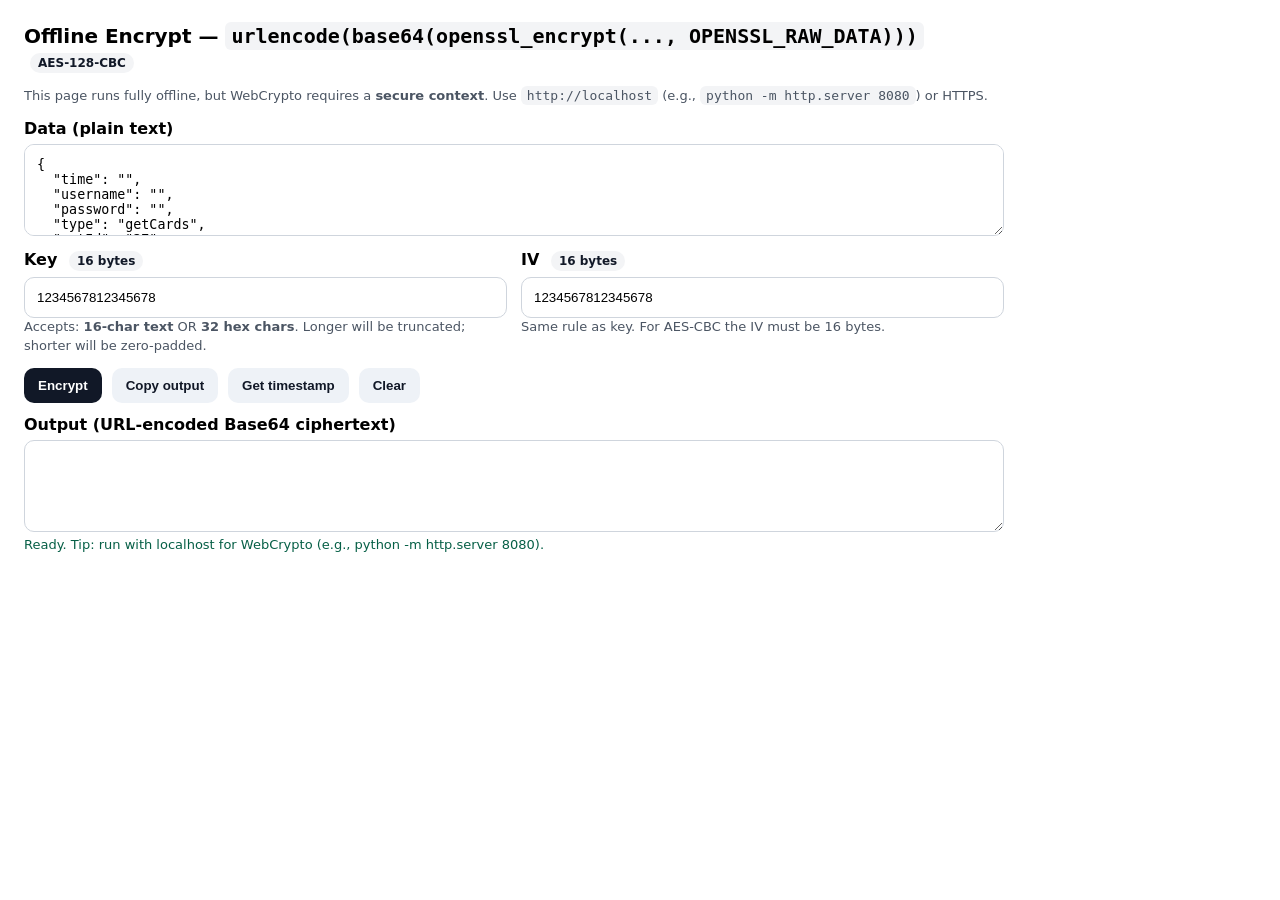
<file: encrypt/index.html>
<!doctype html>
<html lang="en">
<head>
  <meta charset="utf-8" />
  <meta name="viewport" content="width=device-width,initial-scale=1" />
  <title>Offline AES-128 Encrypt (PHP openssl_encrypt compat)</title>
  <style>
    :root { --pad: 12px; }
    body { font-family: system-ui, -apple-system, Segoe UI, Roboto, Arial, sans-serif; margin: 24px; max-width: 980px; }
    h1 { font-size: 20px; margin: 0 0 14px; }
    label { display: block; font-weight: 600; margin: 10px 0 6px; }
    textarea, input { width: 100%; padding: var(--pad); border: 1px solid #cfd5dd; border-radius: 10px; box-sizing: border-box; }
    textarea { min-height: 92px; resize: vertical; }
    .grid { display: grid; gap: 14px; grid-template-columns: 1fr; }
    @media (min-width: 880px) { .grid { grid-template-columns: 1fr 1fr; } }
    .row { display: flex; gap: 10px; flex-wrap: wrap; margin: 12px 0; }
    button { padding: 10px 14px; border: 0; border-radius: 10px; cursor: pointer; font-weight: 700; }
    button.primary { background: #111827; color: #fff; }
    button.secondary { background: #eef2f7; color: #111827; }
    .hint { font-size: 13px; color: #4b5563; line-height: 1.45; }
    .pill { display: inline-block; font-size: 12px; padding: 3px 8px; border-radius: 999px; background: #f3f4f6; color: #111827; margin-left: 6px; }
    .ok { color: #065f46; }
    .bad { color: #991b1b; }
    code { background: #f3f4f6; padding: 2px 6px; border-radius: 6px; }
  </style>
</head>
<body>
  <h1>
    Offline Encrypt — <code>urlencode(base64(openssl_encrypt(..., OPENSSL_RAW_DATA)))</code>
    <span class="pill">AES-128-CBC</span>
  </h1>

  <p class="hint">
    This page runs fully offline, but WebCrypto requires a <b>secure context</b>.
    Use <code>http://localhost</code> (e.g., <code>python -m http.server 8080</code>) or HTTPS.
  </p>

  <label for="data">Data (plain text)</label>
  <textarea id="data">{
  "time": "",
  "username": "",
  "password": "",
  "type": "getCards",
  "catId": "37"
}</textarea>

  <div class="grid">
    <div>
      <label for="key">Key <span class="pill">16 bytes</span></label>
      <input id="key" value="1234567812345678" />
      <div class="hint">Accepts: <b>16-char text</b> OR <b>32 hex chars</b>. Longer will be truncated; shorter will be zero-padded.</div>
    </div>
    <div>
      <label for="iv">IV <span class="pill">16 bytes</span></label>
      <input id="iv" value="1234567812345678" />
      <div class="hint">Same rule as key. For AES-CBC the IV must be 16 bytes.</div>
    </div>
  </div>

  <div class="row">
    <button class="primary" id="encryptBtn">Encrypt</button>
    <button class="secondary" id="copyBtn">Copy output</button>
    <button class="secondary" id="tsBtn">Get timestamp</button>
    <button class="secondary" id="clearBtn">Clear</button>
  </div>

  <label for="out">Output (URL-encoded Base64 ciphertext)</label>
  <textarea id="out" readonly></textarea>

  <div id="status" class="hint"></div>

  <script>
    // --- Utilities ---
    const te = new TextEncoder();

    function setStatus(msg, ok = true) {
      const el = document.getElementById('status');
      el.textContent = msg;
      el.className = 'hint ' + (ok ? 'ok' : 'bad');
    }

    function hexToBytes(hex) {
      if (hex.length % 2 !== 0) throw new Error('Invalid hex length');
      const out = new Uint8Array(hex.length / 2);
      for (let i = 0; i < out.length; i++) out[i] = parseInt(hex.slice(i * 2, i * 2 + 2), 16);
      return out;
    }

    function to16Bytes(input) {
      const s = (input ?? '').trim();
      let bytes;

      // If exactly 32 hex chars => 16 bytes
      if (/^[0-9a-fA-F]{32}$/.test(s)) {
        bytes = hexToBytes(s);
      } else {
        bytes = te.encode(s); // UTF-8
      }

      // Truncate or zero-pad to 16
      const out = new Uint8Array(16);
      out.set(bytes.subarray(0, 16));
      return out;
    }

    function bytesToBase64(bytes) {
      // Convert Uint8Array to binary string safely in chunks
      let binary = '';
      const chunkSize = 0x8000;
      for (let i = 0; i < bytes.length; i += chunkSize) {
        const chunk = bytes.subarray(i, i + chunkSize);
        binary += String.fromCharCode(...chunk);
      }
      return btoa(binary);
    }

    // --- Core: PHP-compatible output ---
    // PHP: urlencode(base64_encode(openssl_encrypt($data, 'aes128', $key, OPENSSL_RAW_DATA, $iv)))
    // Here: encodeURIComponent(btoa(cipherBytes)) with AES-128-CBC
    async function encrypt_request_js(data, keyStr, ivStr) {
      if (!globalThis.crypto?.subtle) {
        throw new Error('WebCrypto not available. Use a modern browser + secure context (https/localhost).');
      }

      const keyBytes = to16Bytes(keyStr);
      const ivBytes  = to16Bytes(ivStr);
      const plainBytes = te.encode(data);

      const cryptoKey = await crypto.subtle.importKey(
        'raw',
        keyBytes,
        { name: 'AES-CBC' },
        false,
        ['encrypt']
      );

      const cipherBuf = await crypto.subtle.encrypt(
        { name: 'AES-CBC', iv: ivBytes },
        cryptoKey,
        plainBytes
      );

      const cipherBytes = new Uint8Array(cipherBuf);
      const b64 = bytesToBase64(cipherBytes);
      return encodeURIComponent(b64);
    }

    // --- UI wiring ---
    const dataEl = document.getElementById('data');
    const keyEl  = document.getElementById('key');
    const ivEl   = document.getElementById('iv');
    const outEl  = document.getElementById('out');

    document.getElementById('encryptBtn').addEventListener('click', async () => {
      outEl.value = '';
      setStatus('Encrypting…');
      try {
        const result = await encrypt_request_js(dataEl.value, keyEl.value, ivEl.value);
        outEl.value = result;
        setStatus('Done. Output is URL-encoded Base64 ciphertext.', true);
      } catch (e) {
        outEl.value = '';
        setStatus('ERROR: ' + (e?.message || e), false);
      }
    });

    document.getElementById('copyBtn').addEventListener('click', async () => {
      try {
        if (!outEl.value) return setStatus('Nothing to copy yet.', false);
        await navigator.clipboard.writeText(outEl.value);
        setStatus('Copied to clipboard.', true);
      } catch {
        // Fallback for older browsers
        outEl.focus();
        outEl.select();
        document.execCommand('copy');
        setStatus('Copied (fallback).', true);
      }
    });

    document.getElementById('clearBtn').addEventListener('click', () => {
      outEl.value = '';
      setStatus('Cleared.', true);
    });

    // Insert current UNIX timestamp (seconds) into the "time" field inside the JSON template
    document.getElementById('tsBtn').addEventListener('click', () => {
      const ts = Math.floor(Date.now() / 1000);

      const template = {
        time: String(ts),
        username: "",
        password: "",
        type: "getCards",
        catId: "37"
      };

      try {
        const current = JSON.parse(dataEl.value);
        // Keep existing fields but force-update time
        const next = { ...template, ...current, time: String(ts) };
        dataEl.value = JSON.stringify(next, null, 2);
      } catch {
        // If the textarea isn't valid JSON, reset to the template
        dataEl.value = JSON.stringify(template, null, 2);
      }

      setStatus('Updated JSON time (seconds): ' + ts, true);
    });

    // Initial status
    setStatus('Ready. Tip: run with localhost for WebCrypto (e.g., python -m http.server 8080).');
  </script>
</body>
</html>
</file>
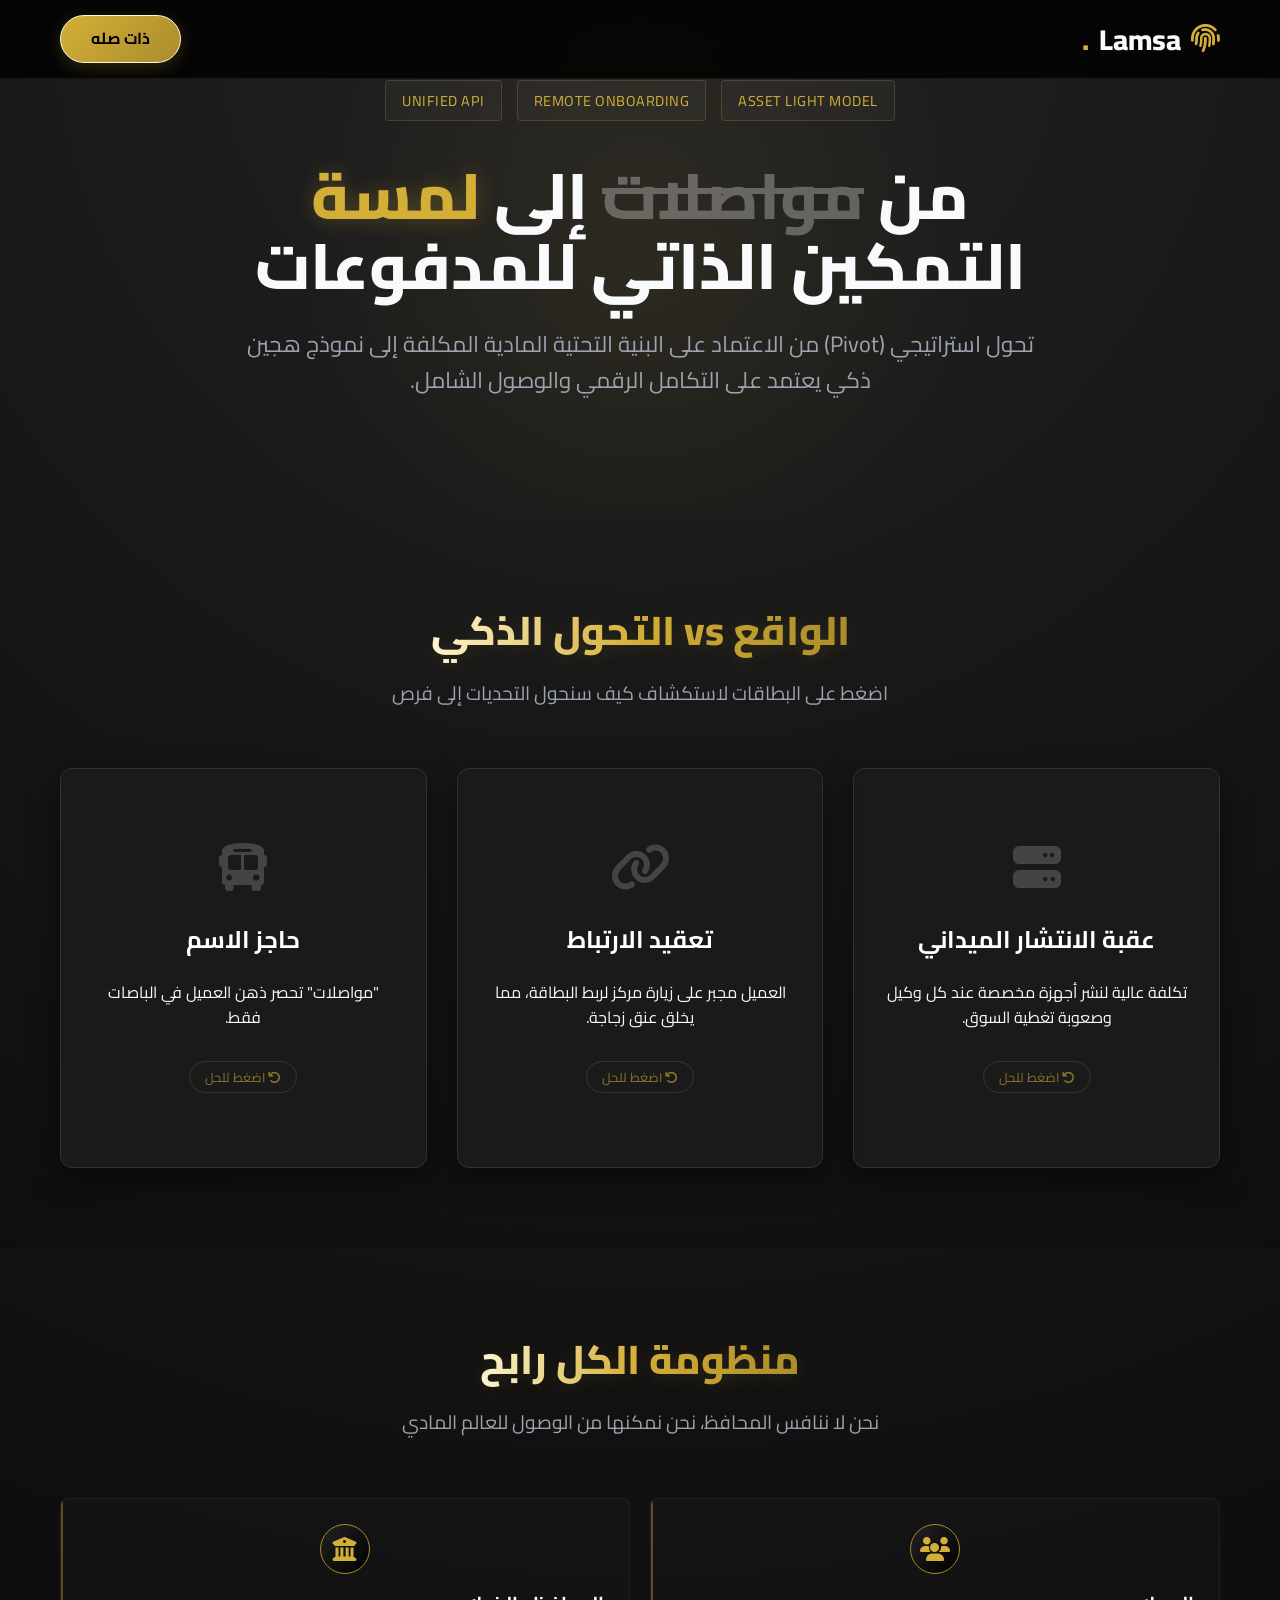
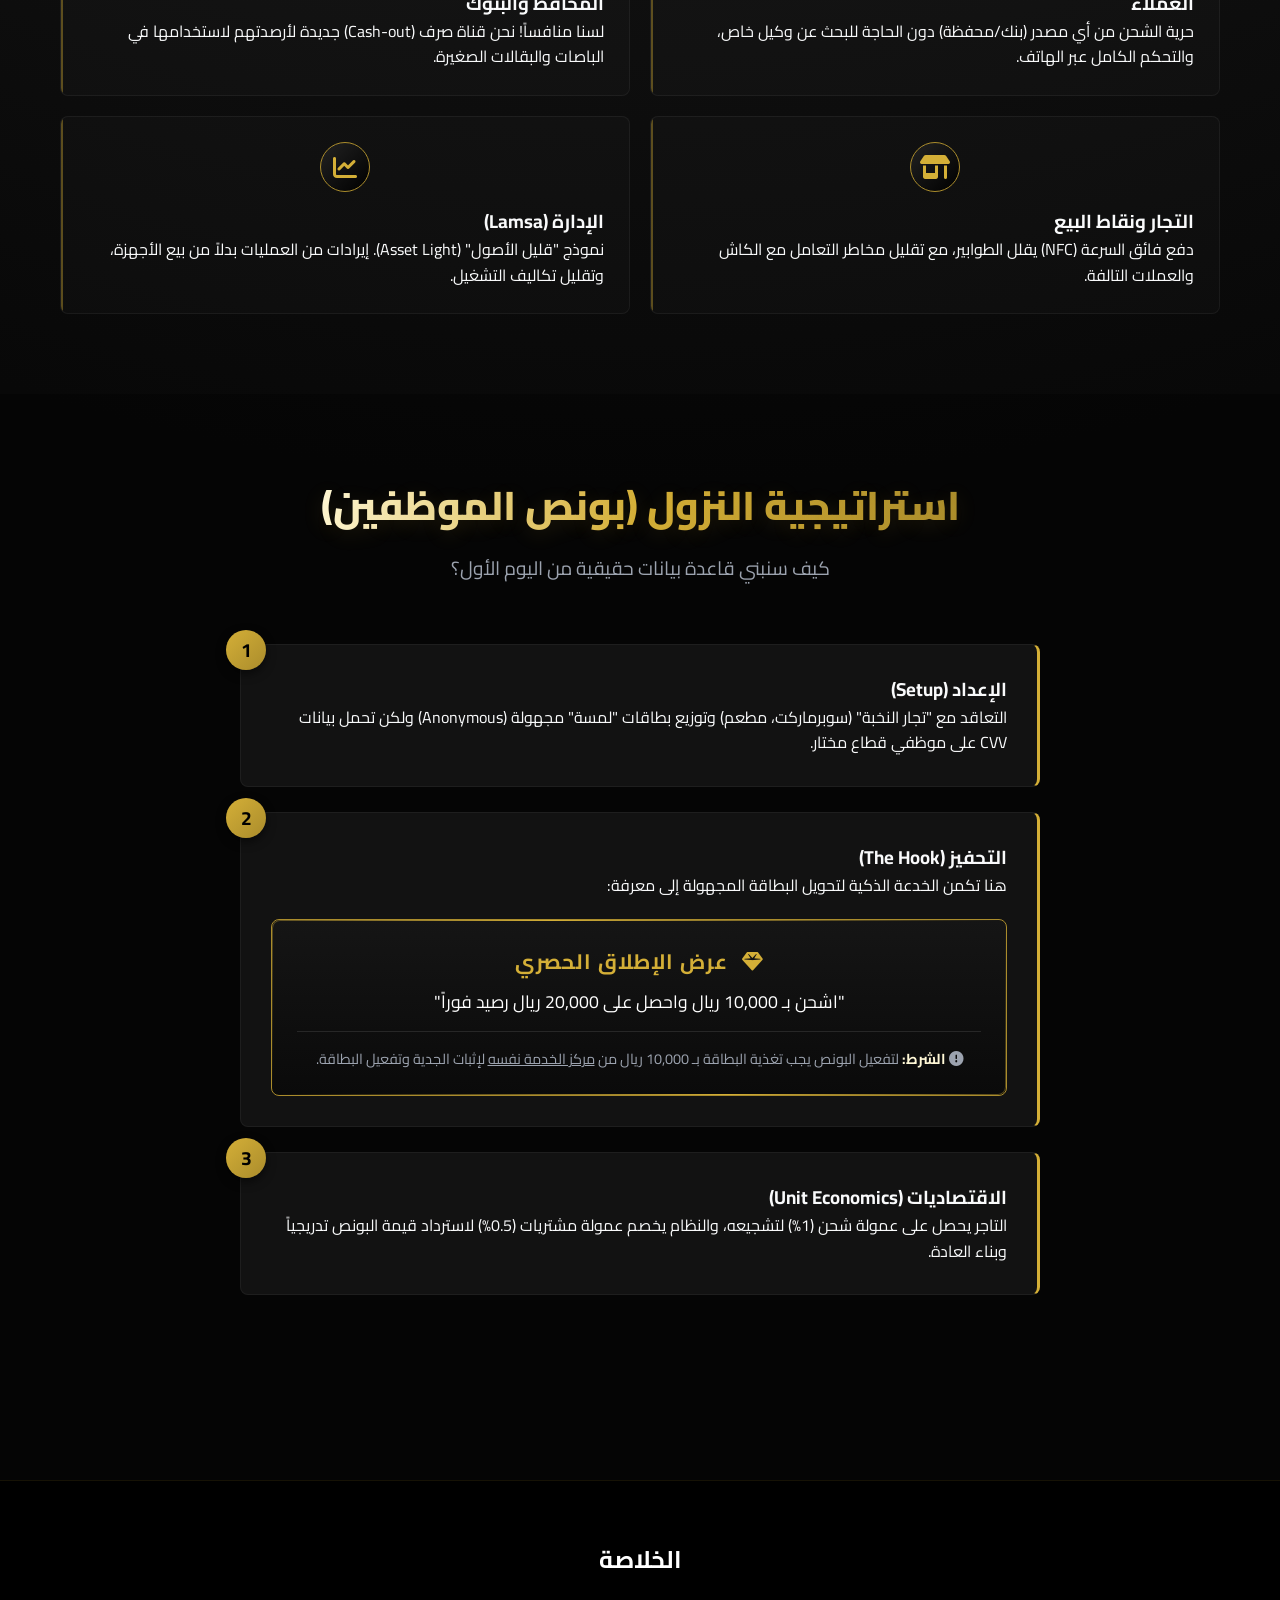
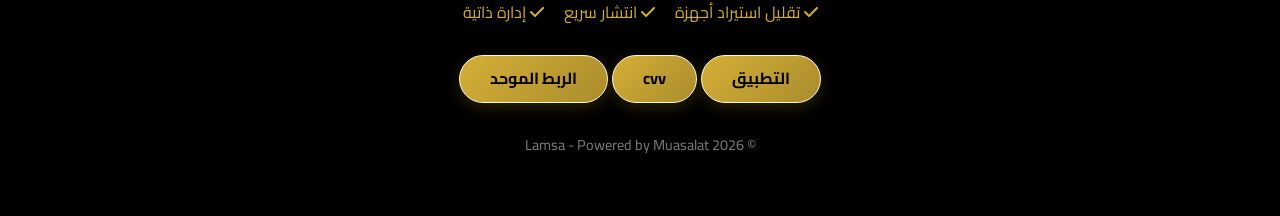
<file: muasalat/index.html>
<!DOCTYPE html>
<html lang="ar" dir="rtl">
<head>
    <meta charset="UTF-8">
    <meta name="viewport" content="width=device-width, initial-scale=1.0">
    <title>Lamsa - تحول النموذج التشغيلي</title>
    
    <!-- الخطوط والأيقونات -->
    <link rel="preconnect" href="https://fonts.googleapis.com">
    <link rel="preconnect" href="https://fonts.gstatic.com" crossorigin>
    <link href="https://fonts.googleapis.com/css2?family=Cairo:wght@300;400;600;700;800&display=swap" rel="stylesheet">
    <link rel="stylesheet" href="https://cdnjs.cloudflare.com/ajax/libs/font-awesome/6.5.1/css/all.min.css">

    <style>
        /* 1. المتغيرات والألوان (أسود وذهبي - فخامة) */
        :root {
            --brand-primary: #D4AF37;      /* ذهبي كلاسيكي */
            --brand-secondary: #FFF8D6;    /* ذهبي فاتح/لامع */
            --brand-dark-gold: #AA8C2C;    /* ذهبي داكن للحدود */
            
            --bg-dark: #050505;            /* أسود عميق جداً */
            --bg-card: #121212;            /* رمادي داكن جداً للبطاقات */
            --bg-gradient: linear-gradient(145deg, #1a1a1a, #0a0a0a);
            
            --text-light: #F9FAFB;         /* أبيض ناصع */
            --text-gold: #E5C365;          /* نص ذهبي */
            --text-muted: #9CA3AF;         /* فضي مطفي */
            
            --transition: all 0.4s cubic-bezier(0.4, 0, 0.2, 1);
        }

        * {
            box-sizing: border-box;
            margin: 0;
            padding: 0;
            outline: none;
        }

        body {
            font-family: 'Cairo', sans-serif;
            background-color: var(--bg-dark);
            color: var(--text-light);
            line-height: 1.6;
            overflow-x: hidden;
            background-image: radial-gradient(circle at 50% 0%, #222 0%, #050505 60%);
        }

        a { text-decoration: none; color: inherit; }
        ul { list-style: none; }

        .container {
            max-width: 1200px;
            margin: 0 auto;
            padding: 0 20px;
        }

        section {
            padding: 80px 0;
            position: relative;
        }

        /* العناوين بلمسة ذهبية */
        .section-header {
            text-align: center;
            margin-bottom: 60px;
        }

        .section-header h2 {
            font-size: 2.5rem;
            font-weight: 800;
            background: linear-gradient(to right, var(--brand-secondary), var(--brand-primary), var(--brand-dark-gold));
            -webkit-background-clip: text;
            -webkit-text-fill-color: transparent;
            margin-bottom: 15px;
            display: inline-block;
            text-shadow: 0px 4px 20px rgba(212, 175, 55, 0.15);
        }

        .section-header p {
            color: var(--text-muted);
            font-size: 1.2rem;
            max-width: 700px;
            margin: 0 auto;
        }

        /* 2. شريط التنقل */
        .navbar {
            background: rgba(5, 5, 5, 0.95);
            backdrop-filter: blur(12px);
            padding: 15px 0;
            position: fixed;
            width: 100%;
            top: 0;
            z-index: 1000;
            border-bottom: 1px solid rgba(212, 175, 55, 0.1);
        }

        .nav-content {
            display: flex;
            justify-content: space-between;
            align-items: center;
        }

        .logo {
            font-size: 1.8rem;
            font-weight: 800;
            color: var(--text-light);
            display: flex;
            align-items: center;
            gap: 10px;
        }
        
        .logo i { color: var(--brand-primary); }
        .logo span { color: var(--brand-primary); }

        .btn-main {
            background: linear-gradient(135deg, var(--brand-primary), var(--brand-dark-gold));
            color: #000;
            padding: 10px 30px;
            border-radius: 50px;
            font-weight: 700;
            transition: var(--transition);
            display: inline-block;
            border: 1px solid var(--brand-secondary);
            cursor: pointer;
            box-shadow: 0 4px 15px rgba(212, 175, 55, 0.2);
        }

        .btn-main:hover {
            transform: translateY(-2px);
            box-shadow: 0 8px 25px rgba(212, 175, 55, 0.4);
            background: linear-gradient(135deg, var(--brand-secondary), var(--brand-primary));
        }

        /* 3. Hero Section */
        .hero {
            min-height: 47vh;
            display: flex;
            align-items: center;
            justify-content: center;
            text-align: center;
            /* تأثير إضاءة ذهبية خافتة */
            background: radial-gradient(circle at center, rgba(212, 175, 55, 0.08), transparent 50%);
            padding-top: 80px;
        }

        .hero h1 {
            font-size: 4rem;
            font-weight: 800;
            line-height: 1.1;
            margin-bottom: 25px;
        }
        
        .hero h1 .highlight {
            color: var(--brand-primary);
            position: relative;
            text-shadow: 0 0 20px rgba(212, 175, 55, 0.3);
        }

        .hero p {
            font-size: 1.4rem;
            color: var(--text-muted);
            margin-bottom: 40px;
            max-width: 800px;
            margin-left: auto;
            margin-right: auto;
        }

        .tags-container {
            display: flex;
            justify-content: center;
            gap: 15px;
            margin-bottom: 40px;
            flex-wrap: wrap;
        }

        .tag {
            background: rgba(255,255,255,0.03);
            padding: 8px 16px;
            border-radius: 4px;
            border: 1px solid rgba(212, 175, 55, 0.2);
            font-size: 0.9rem;
            color: var(--brand-primary);
            letter-spacing: 0.5px;
            text-transform: uppercase;
        }

        /* 4. البطاقات المقلوبة (Flip Cards) - Core Feature */
        .pivot-grid {
            display: grid;
            grid-template-columns: repeat(auto-fit, minmax(320px, 1fr));
            gap: 30px;
            margin-top: 40px;
        }

        .flip-card {
            background-color: transparent;
            height: 400px;
            perspective: 1000px;
            cursor: pointer;
        }

        .flip-card-inner {
            position: relative;
            width: 100%;
            height: 100%;
            text-align: center;
            transition: transform 0.8s;
            transform-style: preserve-3d;
        }

        .flip-card.flipped .flip-card-inner {
            transform: rotateY(180deg);
        }

        .flip-card-front, .flip-card-back {
            position: absolute;
            width: 100%;
            height: 100%;
            -webkit-backface-visibility: hidden;
            backface-visibility: hidden;
            border-radius: 12px; /* زوايا أكثر حدة للفخامة */
            padding: 30px;
            display: flex;
            flex-direction: column;
            justify-content: center;
            align-items: center;
            box-shadow: 0 10px 30px rgba(0,0,0,0.5);
        }

        /* الوجه الأمامي (المشكلة) - تصميم داكن جداً */
        .flip-card-front {
            background: #1a1a1a;
            border: 1px solid #333;
        }

        .flip-card-front h3 {
            font-size: 1.5rem;
            margin: 20px 0;
            color: #fff;
        }

        .flip-card-front .icon {
            font-size: 3rem;
            color: #444; /* رمادي داكن للأيقونة */
            margin-bottom: 10px;
            transition: 0.3s;
        }
        
        .flip-card:hover .flip-card-front .icon {
            color: var(--brand-primary);
        }

        .click-hint {
            margin-top: 30px;
            font-size: 0.8rem;
            opacity: 0.6;
            border: 1px solid rgba(212, 175, 55, 0.3);
            color: var(--brand-primary);
            padding: 5px 15px;
            border-radius: 50px;
        }

        /* الوجه الخلفي (الحل) - أسود مع إطار ذهبي */
        .flip-card-back {
            background: linear-gradient(135deg, #0f0f0f, #1a1a1a);
            color: var(--text-light);
            transform: rotateY(180deg);
            border: 1px solid var(--brand-primary);
            box-shadow: 0 0 15px rgba(212, 175, 55, 0.1);
        }

        .flip-card-back h3 {
            color: var(--brand-primary);
            font-size: 1.5rem;
            margin-bottom: 15px;
        }
        
        .flip-card-back p {
            font-size: 0.95rem;
            margin-bottom: 15px;
            color: var(--text-muted);
        }

        .flip-card-back ul {
            text-align: right;
            width: 100%;
            margin-top: 10px;
        }

        .flip-card-back li {
            margin-bottom: 8px;
            font-size: 0.9rem;
            position: relative;
            padding-right: 20px;
            border-bottom: 1px solid rgba(255,255,255,0.05);
            padding-bottom: 5px;
        }

        .flip-card-back li::before {
            content: '✦'; /* شكل ماسي بدلاً من صح */
            color: var(--brand-primary);
            position: absolute;
            right: 0;
            font-size: 0.8rem;
            top: 4px;
        }

        /* 5. Ecosystem Section */
        .ecosystem-container {
            position: relative;
            max-width: 900px;
            margin: 0 auto;
            text-align: center;
        }

        .ecosystem-grid {
            display: grid;
            grid-template-columns: repeat(2, 1fr);
            gap: 20px;
            margin-top: 40px;
        }

        .eco-card {
            background: rgba(255,255,255,0.02);
            padding: 25px;
            border-radius: 8px;
            border: 1px solid rgba(255,255,255,0.05);
            transition: var(--transition);
            position: relative;
            overflow: hidden;
        }

        .eco-card::before {
            content: '';
            position: absolute;
            top: 0;
            left: 0;
            width: 2px;
            height: 100%;
            background: var(--brand-dark-gold);
            opacity: 0.5;
        }

        .eco-card:hover {
            background: rgba(255,255,255,0.04);
            border-color: var(--brand-dark-gold);
        }

        .eco-icon {
            width: 50px;
            height: 50px;
            background: linear-gradient(135deg, #222, #000);
            border: 1px solid var(--brand-dark-gold);
            border-radius: 50%;
            display: flex;
            align-items: center;
            justify-content: center;
            color: var(--brand-primary);
            font-size: 1.5rem;
            margin: 0 auto 15px;
        }

        /* 6. Pilot Strategy */
        .pilot-timeline {
            max-width: 800px;
            margin: 0 auto;
            position: relative;
        }

        .pilot-step {
            background: var(--bg-card);
            padding: 30px;
            border-radius: 8px;
            margin-bottom: 25px;
            border: 1px solid rgba(255,255,255,0.05);
            border-right: 3px solid var(--brand-primary); /* تغيير الجانب للعربية */
            position: relative;
        }

        .step-number {
            position: absolute;
            left: -15px;
            top: -15px;
            width: 40px;
            height: 40px;
            background: linear-gradient(135deg, var(--brand-primary), var(--brand-dark-gold));
            color: #000;
            border-radius: 50%;
            display: flex;
            align-items: center;
            justify-content: center;
            font-weight: bold;
            font-size: 1.2rem;
            box-shadow: 0 4px 10px rgba(0,0,0,0.5);
        }

        .bonus-box {
            background: linear-gradient(to bottom, #151515, #0a0a0a);
            padding: 25px;
            border-radius: 8px;
            margin-top: 20px;
            border: 1px solid var(--brand-dark-gold);
            text-align: center;
            position: relative;
        }
        
        .bonus-box::after {
            content: '';
            position: absolute;
            inset: 0;
            border-radius: 8px;
            padding: 1px;
            background: linear-gradient(45deg, transparent, var(--brand-primary), transparent);
            -webkit-mask: linear-gradient(#fff 0 0) content-box, linear-gradient(#fff 0 0);
            -webkit-mask-composite: xor;
            mask-composite: exclude;
            pointer-events: none;
        }

        .bonus-box h4 { 
            color: var(--brand-primary); 
            margin-bottom: 10px; 
            font-size: 1.3rem;
            text-transform: uppercase;
            letter-spacing: 1px;
        }
        
        .bonus-condition {
            color: var(--text-muted);
            font-size: 0.9rem;
            margin-top: 15px;
            padding-top: 15px;
            border-top: 1px solid rgba(255,255,255,0.1);
        }
        
        .bonus-condition strong {
            color: var(--brand-secondary);
        }

        /* Footer */
        footer {
            background: #000;
            padding: 60px 0;
            text-align: center;
            border-top: 1px solid rgba(212, 175, 55, 0.1);
            margin-top: 80px;
        }

        @media (max-width: 768px) {
            .hero h1 { font-size: 2.5rem; }
            .ecosystem-grid { grid-template-columns: 1fr; }
            .step-number { left: auto; right: -10px; }
            .pilot-step { border-right: none; border-left: 3px solid var(--brand-primary); }
        }
    </style>
</head>
<body>

    <!-- Navbar -->
    <nav class="navbar">
        <div class="container nav-content">
            <div class="logo">
                <i class="fa-solid fa-fingerprint"></i>
                Lamsa<span>.</span>
            </div>
            <a href="#contact" class="btn-main">ذات صله</a>
        </div>
    </nav>

    <!-- Hero Section -->
    <section class="hero">
        <div class="container">
            <div class="tags-container">
                <span class="tag">Asset Light Model</span>
                <span class="tag">Remote Onboarding</span>
                <span class="tag">Unified API</span>
            </div>
            <h1>من <span style="text-decoration: line-through; opacity: 0.3;">مواصلات</span> إلى <span class="highlight">لمسة</span><br>التمكين الذاتي للمدفوعات</h1>
            <p>تحول استراتيجي (Pivot) من الاعتماد على البنية التحتية المادية المكلفة إلى نموذج هجين ذكي يعتمد على التكامل الرقمي والوصول الشامل.</p>
            <!-- Removed the 'Discover Transformation' button -->
        </div>
    </section>

    <!-- Pivot Section (Interactive) -->
    <section id="pivot">
        <div class="container">
            <div class="section-header">
                <h2>الواقع vs التحول الذكي</h2>
                <p>اضغط على البطاقات لاستكشاف كيف سنحول التحديات إلى فرص</p>
            </div>
            
            <div class="pivot-grid">
                <!-- Card 1: Deployment -->
                <div class="flip-card" onclick="this.classList.toggle('flipped')">
                    <div class="flip-card-inner">
                        <div class="flip-card-front">
                            <i class="fa-solid fa-server icon"></i>
                            <h3>عقبة الانتشار الميداني</h3>
                            <p>تكلفة عالية لنشر أجهزة مخصصة عند كل وكيل وصعوبة تغطية السوق.</p>
                            <div class="click-hint"><i class="fa-solid fa-arrow-rotate-left"></i> اضغط للحل</div>
                        </div>
                        <div class="flip-card-back">
                            <h3>الشبكة المفتوحة</h3>
                            <p>وداعاً لأجهزة الوكلاء الخاصة!</p>
                            <ul>
                                <li>أي بقالة أو محفظة هي نقطة شحن متنقلة.</li>
                                <li>الربط عبر "جهة ربط موحّدة" مع البنوك.</li>
                                <li>حصر الـ POS في المراكز الرئيسية فقط.</li>
                            </ul>
                        </div>
                    </div>
                </div>

                <!-- Card 2: Linking -->
                <div class="flip-card" onclick="this.classList.toggle('flipped')">
                    <div class="flip-card-inner">
                        <div class="flip-card-front">
                            <i class="fa-solid fa-link icon"></i>
                            <h3>تعقيد الارتباط</h3>
                            <p>العميل مجبر على زيارة مركز لربط البطاقة، مما يخلق عنق زجاجة.</p>
                            <div class="click-hint"><i class="fa-solid fa-arrow-rotate-left"></i> اضغط للحل</div>
                        </div>
                        <div class="flip-card-back">
                            <h3>التمكين الذاتي (CVV)</h3>
                            <p>السيطرة في يد العميل، لا الوكيل.</p>
                            <ul>
                                <li>بطاقات مطبوع عليها CVV ورقم البطاقة.</li>
                                <li>الربط من المنزل عبر التطبيق/الويب.</li>
                                <li>تجميد وفك تجميد البطاقة ذاتياً.</li>
                            </ul>
                        </div>
                    </div>
                </div>

                <!-- Card 3: Branding -->
                <div class="flip-card" onclick="this.classList.toggle('flipped')">
                    <div class="flip-card-inner">
                        <div class="flip-card-front">
                            <i class="fa-solid fa-bus icon"></i>
                            <h3>حاجز الاسم</h3>
                            <p>"مواصلات" تحصر ذهن العميل في الباصات فقط.</p>
                            <div class="click-hint"><i class="fa-solid fa-arrow-rotate-left"></i> اضغط للحل</div>
                        </div>
                        <div class="flip-card-back">
                            <h3>هوية "لمسة"</h3>
                            <p>خدمة عامة بلمسة واحدة.</p>
                            <ul>
                                <li>بطاقة لمسة من مواصلات للدفع العام.</li>
                                <li>شامل للسوبرماركت، المطاعم، والخدمات.</li>
                                <li>بطاقات مخصصة (White Label) للشركات.</li>
                            </ul>
                        </div>
                    </div>
                </div>
            </div>
        </div>
    </section>

    <!-- Ecosystem Section -->
    <section id="ecosystem" style="background: rgba(255,255,255,0.01);">
        <div class="container">
            <div class="section-header">
                <h2>منظومة الكل رابح</h2>
                <p>نحن لا ننافس المحافظ، نحن نمكنها من الوصول للعالم المادي</p>
            </div>
            
            <div class="ecosystem-grid">
                <div class="eco-card">
                    <div class="eco-icon"><i class="fa-solid fa-users"></i></div>
                    <h3>العملاء</h3>
                    <p>حرية الشحن من أي مصدر (بنك/محفظة) دون الحاجة للبحث عن وكيل خاص، والتحكم الكامل عبر الهاتف.</p>
                </div>
                <div class="eco-card">
                    <div class="eco-icon"><i class="fa-solid fa-building-columns"></i></div>
                    <h3>المحافظ والبنوك</h3>
                    <p>لسنا منافساً! نحن قناة صرف (Cash-out) جديدة لأرصدتهم لاستخدامها في الباصات والبقالات الصغيرة.</p>
                </div>
                <div class="eco-card">
                    <div class="eco-icon"><i class="fa-solid fa-shop"></i></div>
                    <h3>التجار ونقاط البيع</h3>
                    <p>دفع فائق السرعة (NFC) يقلل الطوابير، مع تقليل مخاطر التعامل مع الكاش والعملات التالفة.</p>
                </div>
                <div class="eco-card">
                    <div class="eco-icon"><i class="fa-solid fa-chart-line"></i></div>
                    <h3>الإدارة (Lamsa)</h3>
                    <p>نموذج "قليل الأصول" (Asset Light). إيرادات من العمليات بدلاً من بيع الأجهزة، وتقليل تكاليف التشغيل.</p>
                </div>
            </div>
        </div>
    </section>

    <!-- Pilot Strategy -->
    <section id="pilot">
        <div class="container">
            <div class="section-header">
                <h2>استراتيجية النزول (بونص الموظفين)</h2>
                <p>كيف سنبني قاعدة بيانات حقيقية من اليوم الأول؟</p>
            </div>

            <div class="pilot-timeline">
                <!-- Step 1 -->
                <div class="pilot-step">
                    <div class="step-number">1</div>
                    <h3>الإعداد (Setup)</h3>
                    <p>التعاقد مع "تجار النخبة" (سوبرماركت، مطعم) وتوزيع بطاقات "لمسة" مجهولة (Anonymous) ولكن تحمل بيانات CVV على موظفي قطاع مختار.</p>
                </div>

                <!-- Step 2 -->
                <div class="pilot-step">
                    <div class="step-number">2</div>
                    <h3>التحفيز (The Hook)</h3>
                    <p>هنا تكمن الخدعة الذكية لتحويل البطاقة المجهولة إلى معرفة:</p>
                    <div class="bonus-box">
                        <h4><i class="fa-solid fa-gem" style="margin-left:8px;"></i> عرض الإطلاق الحصري</h4>
                        <p style="font-size: 1.1rem; color: #fff;">"اشحن بـ 10,000 ريال واحصل على 20,000 ريال رصيد فوراً"</p>
                        <p class="bonus-condition">
                            <i class="fa-solid fa-circle-exclamation"></i>
                            <strong>الشرط:</strong> لتفعيل البونص يجب تغذية البطاقة بـ 10,000 ريال من <u>مركز الخدمة نفسه</u> لإثبات الجدية وتفعيل البطاقة.
                        </p>
                    </div>
                </div>

                <!-- Step 3 -->
                <div class="pilot-step">
                    <div class="step-number">3</div>
                    <h3>الاقتصاديات (Unit Economics)</h3>
                    <p>التاجر يحصل على عمولة شحن (1%) لتشجيعه، والنظام يخصم عمولة مشتريات (0.5%) لاسترداد قيمة البونص تدريجياً وبناء العادة.</p>
                </div>
            </div>
        </div>
    </section>

    <!-- Footer -->
    <footer id="contact">
        <div class="container">
            <h2 style="color: #fff; margin-bottom: 20px;">الخلاصة</h2>
            <div style="display: flex; justify-content: center; gap: 20px; flex-wrap: wrap; margin-bottom: 30px;">
                <span style="color: var(--brand-primary);"><i class="fa-solid fa-check"></i> تقليل استيراد أجهزة</span>
                <span style="color: var(--brand-primary);"><i class="fa-solid fa-check"></i> انتشار سريع</span>
                <span style="color: var(--brand-primary);"><i class="fa-solid fa-check"></i> إدارة ذاتية</span>
            </div>
            <a href="cardview.html" class="btn-main">التطبيق </a>
            <a href="cvv.html" class="btn-main">cvv </a>
            <a href="gateway.html" class="btn-main">الربط الموحد </a>
            <p style="margin-top: 30px; font-size: 0.9rem; opacity: 0.5;">&copy; 2026 Lamsa - Powered by Muasalat</p>
        </div>
    </footer>

</body>
</html>
</file>
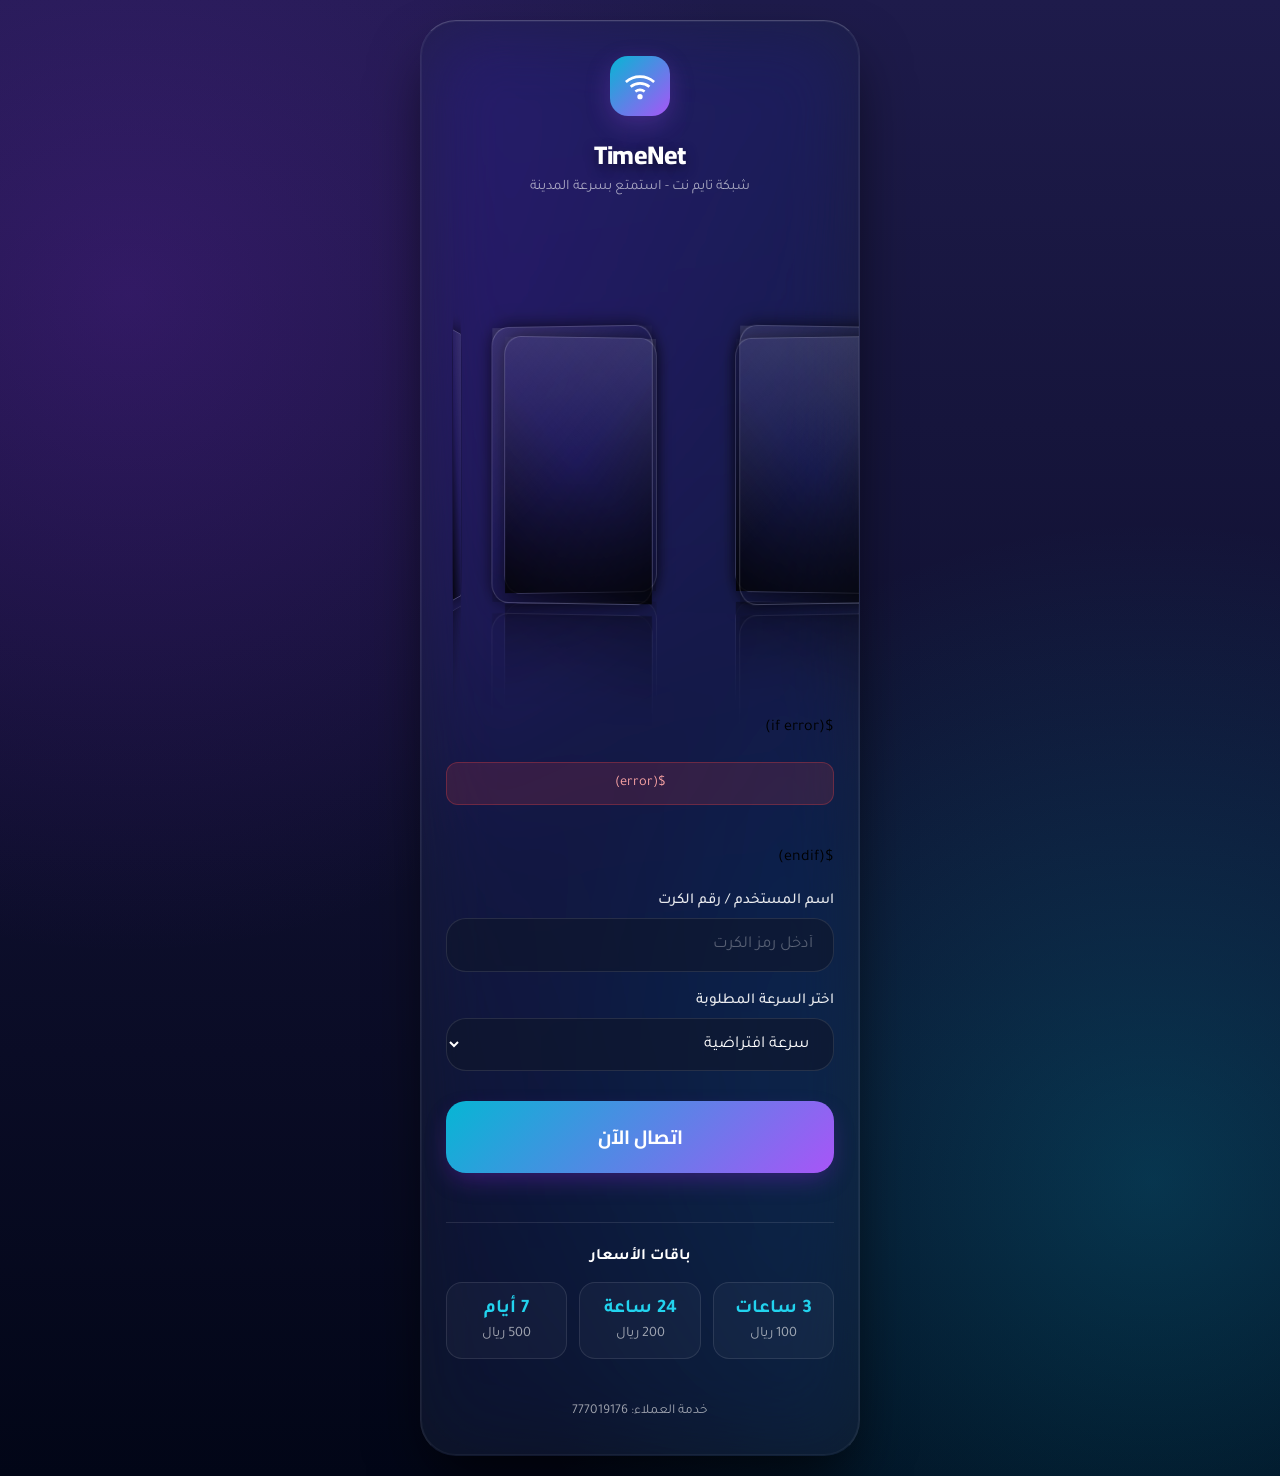
<file: timenet/newstyle/index.html>
<!DOCTYPE html>
<html lang="ar" dir="rtl">

<head>
    <meta charset="UTF-8">
    <meta name="viewport" content="width=device-width, initial-scale=1.0">
    <title>TimeNet - تسجيل الدخول</title>
    <meta name="theme-color" content="#6457C6">
    <link rel="stylesheet" href="style.css">
</head>

<body>

    <div class="glass-container">
        <!-- Logo Section -->
        <div class="logo-section">
            <div class="logo-icon">
                <svg viewBox="0 0 24 24" fill="none" stroke="currentColor">
                    <path d="M5 12.55a11 11 0 0 1 14.08 0"></path>
                    <path d="M1.42 9a16 16 0 0 1 21.16 0"></path>
                    <path d="M8.53 16.11a6 6 0 0 1 6.95 0"></path>
                    <circle cx="12" cy="20" r="1"></circle>
                </svg>
            </div>
            <h1>TimeNet</h1>
            <p class="subtitle">شبكة تايم نت - استمتع بسرعة المدينة</p>
        </div>

        <!-- 3D Transporting Carousel -->
        <div class="slider-section-3d login-slider">
            <div class="scene-3d">
                <div class="carousel-3d">
                    <div class="carousel-cell" style="--bg-img: url('https://picsum.photos/300/450?random=11')"></div>
                    <div class="carousel-cell" style="--bg-img: url('https://picsum.photos/300/450?random=12')"></div>
                    <div class="carousel-cell" style="--bg-img: url('https://picsum.photos/300/450?random=13')"></div>
                    <div class="carousel-cell" style="--bg-img: url('https://picsum.photos/300/450?random=14')"></div>
                    <div class="carousel-cell" style="--bg-img: url('https://picsum.photos/300/450?random=15')"></div>
                    <div class="carousel-cell" style="--bg-img: url('https://picsum.photos/300/450?random=16')"></div>
                </div>
            </div>
        </div>

        <!-- Error Alert (MikroTik) -->
        $(if error)
        <div class="alert-error">
            $(error)
        </div>
        $(endif)

        <!-- Login Form -->
        <form name="login" action="$(link-login-only)" method="post" onsubmit="return doLogin()">
            <input type="hidden" name="dst" value="$(link-orig)">
            <input type="hidden" name="popup" value="true">
            <input type="hidden" name="password">

            <div class="input-group">
                <label for="username">اسم المستخدم / رقم الكرت</label>
                <input type="text" id="username" name="username" class="glass-input" placeholder="أدخل رمز الكرت"
                    required autocomplete="off">
            </div>

            <div class="input-group">
                <label for="speed">اختر السرعة المطلوبة</label>
                <select id="speed" name="speed" class="glass-select">
                    <option value="55987b0d-ca6d-464f-93c8-db9ac4a08000">سرعة اقتصادية</option>
                    <option value="55987b0d-ca6d-464f-93c8-db9ac4a08111" selected>سرعة افتراضية</option>
                    <option value="55987b0d-ca6d-464f-93c8-db9ac4a08222">سرعة متوسطة</option>
                    <option value="55987b0d-ca6d-464f-93c8-db9ac4a08333">سرعة عالية</option>
                </select>
            </div>

            <button type="submit" class="btn-gradient">اتصال الآن</button>
        </form>

        <!-- Pricing Section -->
        <div class="pricing-section">
            <div class="pricing-title">باقات الأسعار</div>
            <div class="pricing-grid">
                <div class="price-card">
                    <div class="price-duration">3 ساعات</div>
                    <div class="price-amount">100 ريال</div>
                </div>
                <div class="price-card">
                    <div class="price-duration">24 ساعة</div>
                    <div class="price-amount">200 ريال</div>
                </div>
                <div class="price-card">
                    <div class="price-duration">7 أيام</div>
                    <div class="price-amount">500 ريال</div>
                </div>
            </div>
        </div>

        <!-- Footer -->
        <div class="footer-info">
            خدمة العملاء: 777019176
        </div>
    </div>

    <!-- Login Script for MikroTik -->
    <script>
        function doLogin() {
            var form = document.login;
            var username = form.username.value.trim().toLowerCase();
            form.password.value = username;
            return true;
        }

        // --- 3D Carousel Logic (Synced with Status Page) ---
        document.addEventListener('DOMContentLoaded', function () {
            const carousel = document.querySelector('.carousel-3d');
            const cells = carousel.querySelectorAll('.carousel-cell');
            const cellCount = cells.length;

            let selectedIndex = 0;
            let radius, theta;
            let autoPlayTimer;

            function rotateCarousel() {
                const angle = (theta * selectedIndex + (theta / 2)) * -1;
                carousel.style.transform = 'translateZ(' + -radius + 'px) rotateY(' + angle + 'deg)';
            }

            function startAutoPlay() {
                autoPlayTimer = setInterval(() => {
                    selectedIndex++;
                    rotateCarousel();
                }, 2000);
            }

            function setupCarousel() {
                const isMobile = window.innerWidth <= 480;
                const cellWidth = isMobile ? 130 : 190;
                const gap = isMobile ? 40 : 100;

                theta = 360 / cellCount;
                radius = Math.round(((cellWidth + gap) / 2) / Math.tan(Math.PI / cellCount));

                cells.forEach((cell, i) => {
                    const cellAngle = theta * i;
                    cell.style.transform = 'rotateY(' + cellAngle + 'deg) translateZ(' + radius + 'px)';
                });

                rotateCarousel();
                startAutoPlay();
            }

            window.addEventListener('resize', setupCarousel);
            setupCarousel();
        });
    </script>

</body>

</html>
</file>
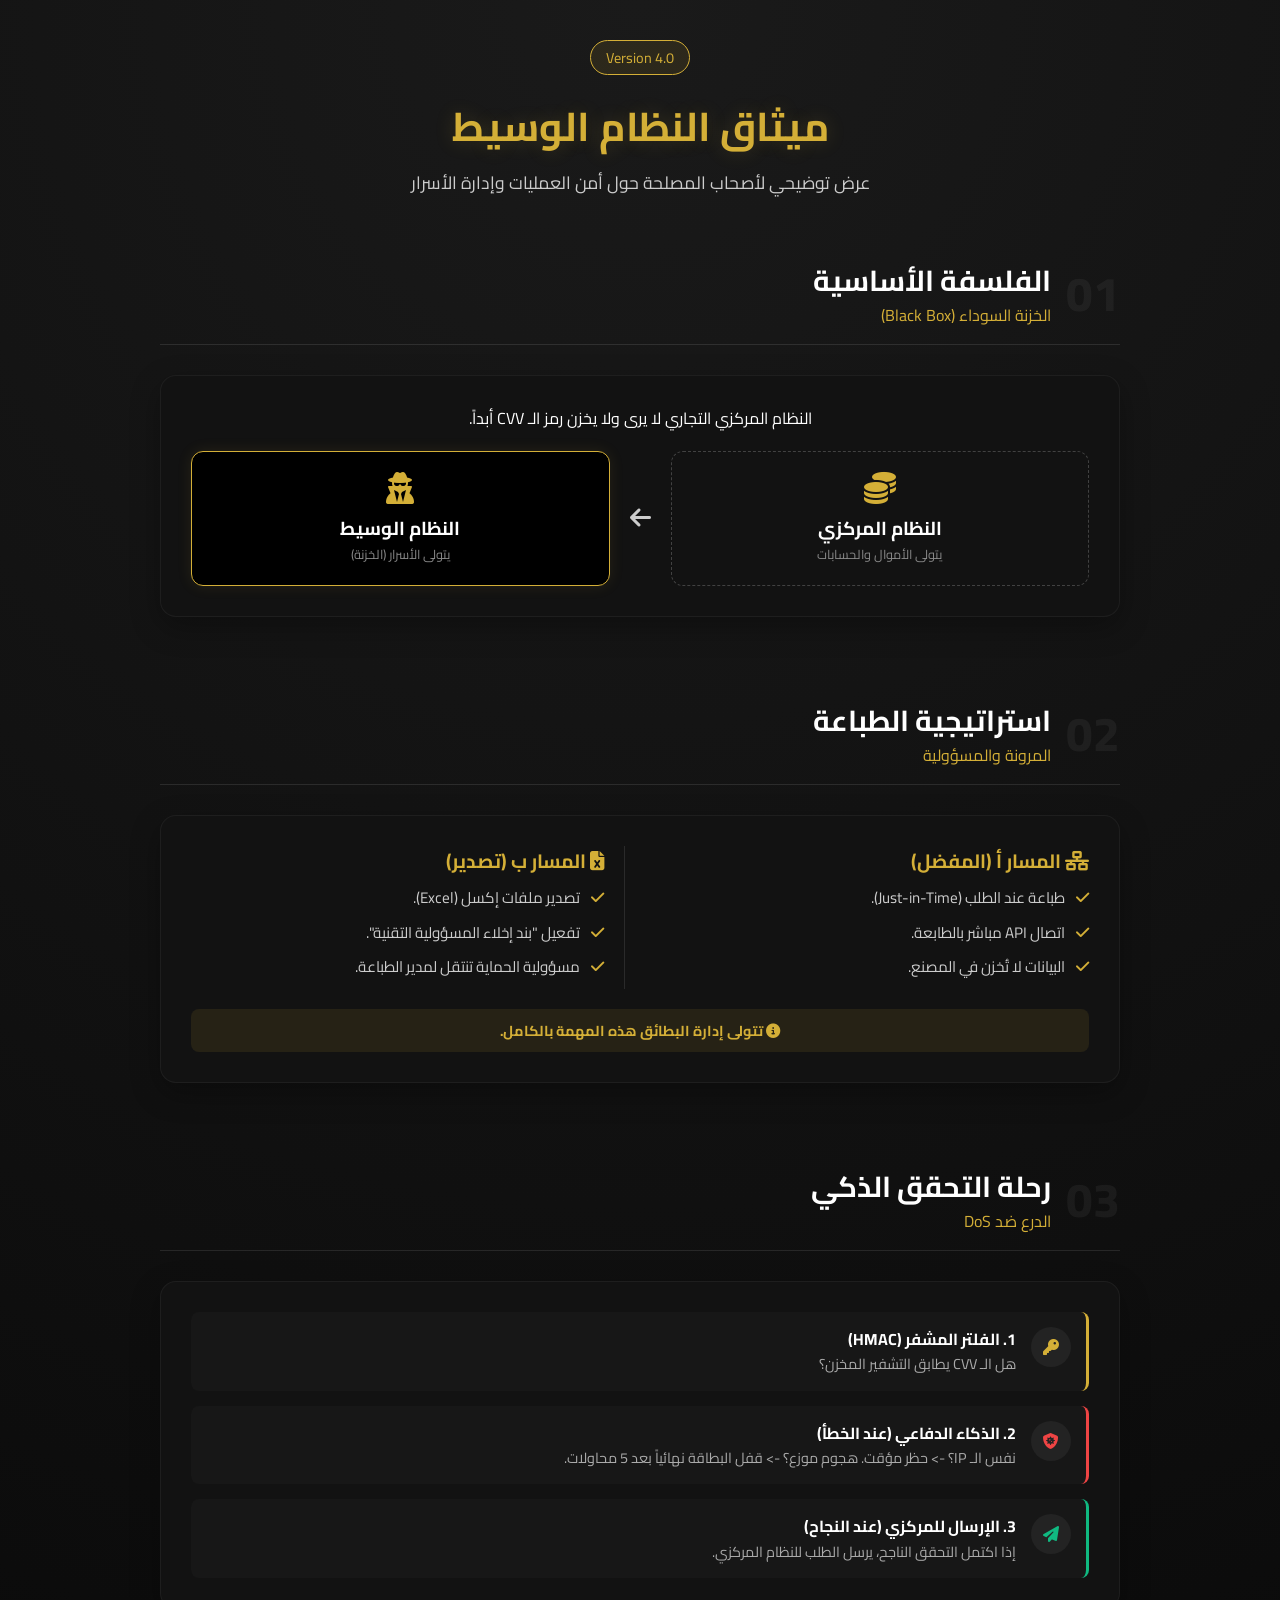
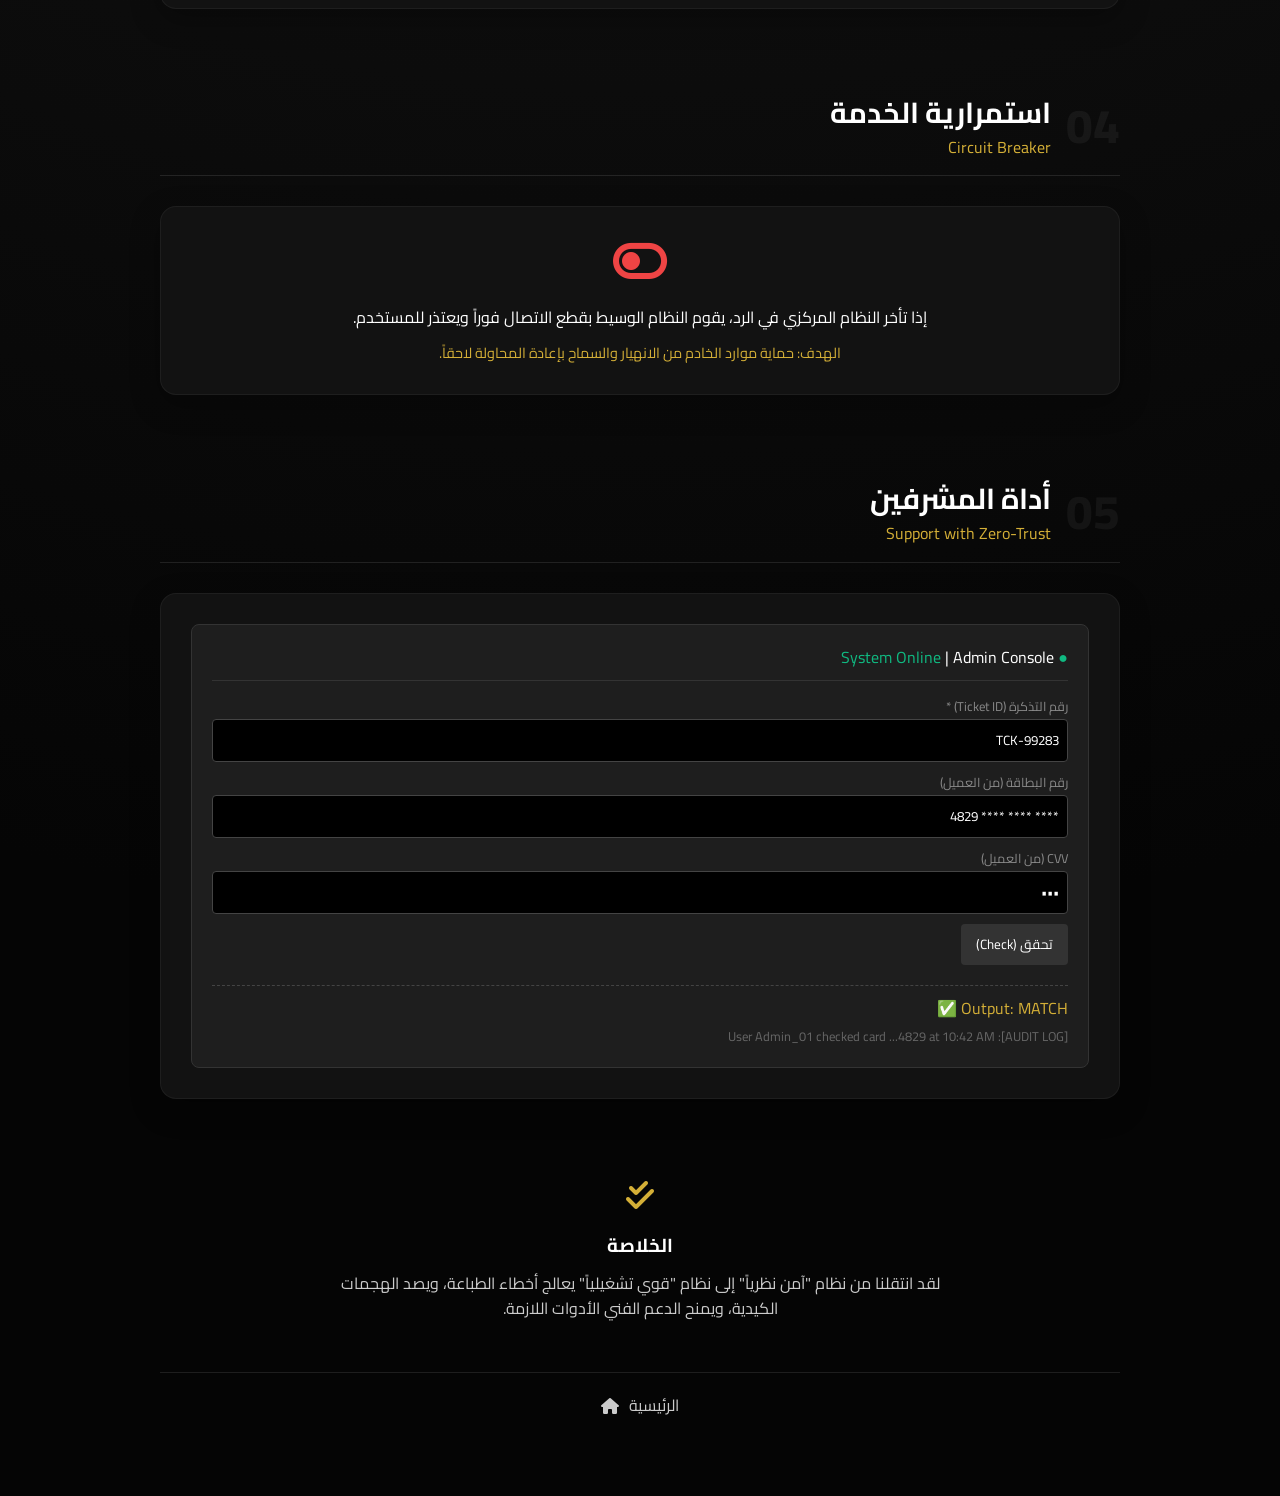
<file: muasalat/cvv.html>
<!DOCTYPE html>
<html lang="ar" dir="rtl">
<head>
    <meta charset="UTF-8">
    <meta name="viewport" content="width=device-width, initial-scale=1.0">
    <title>ميثاق النظام الوسيط v4.0</title>
    <link href="https://fonts.googleapis.com/css2?family=Cairo:wght@300;400;600;700;800&display=swap" rel="stylesheet">
    <link rel="stylesheet" href="https://cdnjs.cloudflare.com/ajax/libs/font-awesome/6.5.1/css/all.min.css">
    
    <style>
        :root {
            --gold: #D4AF37;
            --gold-light: #FFF8D6;
            --gold-dark: #AA8C2C;
            --black: #050505;
            --dark-gray: #121212;
            --text-gray: #ccc;
            --danger: #ef4444;
            --success: #10b981;
        }

        * { margin: 0; padding: 0; box-sizing: border-box; font-family: 'Cairo', sans-serif; }

        body {
            background-color: var(--black);
            background-image: radial-gradient(circle at 50% 0%, #1a1a1a 0%, #050505 80%);
            color: white;
            line-height: 1.6;
            overflow-x: hidden;
        }

        .container {
            max-width: 1000px;
            margin: 0 auto;
            padding: 40px 20px;
        }

        /* Header */
        .header {
            text-align: center;
            margin-bottom: 60px;
            position: relative;
        }

        .header h1 {
            font-size: 2.5rem;
            color: var(--gold);
            margin-bottom: 10px;
            text-shadow: 0 0 20px rgba(212, 175, 55, 0.2);
        }

        .header p {
            color: var(--text-gray);
            max-width: 600px;
            margin: 0 auto;
            font-size: 1.1rem;
        }

        .version-badge {
            background: rgba(212, 175, 55, 0.1);
            border: 1px solid var(--gold);
            padding: 5px 15px;
            border-radius: 20px;
            font-size: 0.9rem;
            color: var(--gold);
            display: inline-block;
            margin-bottom: 20px;
        }

        /* Sections / Slides */
        .slide-section {
            margin-bottom: 80px;
            position: relative;
        }

        .slide-title {
            display: flex;
            align-items: center;
            gap: 15px;
            margin-bottom: 30px;
            border-bottom: 1px solid rgba(255,255,255,0.1);
            padding-bottom: 15px;
        }

        .slide-number {
            font-size: 3rem;
            font-weight: 800;
            color: rgba(255,255,255,0.05);
            line-height: 1;
        }

        .slide-title h2 {
            font-size: 1.8rem;
            color: #fff;
        }

        .slide-title h2 span {
            display: block;
            font-size: 1rem;
            color: var(--gold);
            font-weight: normal;
        }

        /* Cards */
        .content-card {
            background: var(--dark-gray);
            border: 1px solid rgba(255,255,255,0.05);
            border-radius: 16px;
            padding: 30px;
            box-shadow: 0 10px 30px rgba(0,0,0,0.3);
            transition: transform 0.3s ease;
        }

        .content-card:hover {
            border-color: rgba(212, 175, 55, 0.3);
            transform: translateY(-5px);
        }

        /* Slide 1: Philosophy Diagram */
        .philosophy-grid {
            display: grid;
            grid-template-columns: 1fr auto 1fr;
            gap: 20px;
            align-items: center;
            text-align: center;
        }

        .ph-box {
            padding: 20px;
            border-radius: 12px;
            border: 1px dashed rgba(255,255,255,0.2);
        }

        .ph-box.black-box {
            background: #000;
            border: 1px solid var(--gold);
            box-shadow: 0 0 15px rgba(212, 175, 55, 0.1);
        }

        .ph-icon { font-size: 2rem; margin-bottom: 10px; color: var(--gold); }
        .ph-arrow { color: var(--text-gray); font-size: 1.5rem; }

        /* Slide 3: Printing Strategy */
        .strategy-grid {
            display: grid;
            grid-template-columns: 1fr 1fr;
            gap: 30px;
            margin-bottom: 20px;
        }

        .strategy-col h3 { color: var(--gold); margin-bottom: 10px; font-size: 1.2rem; }
        .strategy-col ul { list-style: none; }
        .strategy-col li { margin-bottom: 10px; font-size: 0.95rem; color: var(--text-gray); }
        .strategy-col li i { color: var(--gold); margin-left: 8px; }

        .strategy-note {
            text-align: center;
            background: rgba(212, 175, 55, 0.1);
            padding: 10px;
            border-radius: 8px;
            color: var(--gold);
            font-size: 0.9rem;
            font-weight: bold;
            margin-top: 15px;
        }

        /* Slide 4: Journey Flow */
        .flow-steps {
            display: flex;
            flex-direction: column;
            gap: 15px;
        }

        .flow-step {
            display: flex;
            align-items: flex-start;
            gap: 15px;
            padding: 15px;
            background: rgba(255,255,255,0.02);
            border-radius: 8px;
            border-right: 3px solid transparent;
        }

        .flow-step.math { border-color: #3b82f6; }
        .flow-step.crypto { border-color: var(--gold); }
        .flow-step.defense { border-color: var(--danger); }
        .flow-step.success-step { border-color: var(--success); }

        .step-icon {
            width: 40px; height: 40px;
            background: rgba(255,255,255,0.05);
            border-radius: 50%;
            display: flex; align-items: center; justify-content: center;
            flex-shrink: 0;
        }

        /* Slide 6: Admin Tool */
        .admin-mockup {
            background: #1e1e1e;
            padding: 20px;
            border-radius: 8px;
            border: 1px solid #333;
            font-family: monospace;
        }

        .mock-input {
            background: #000;
            border: 1px solid #444;
            color: #fff;
            padding: 8px;
            width: 100%;
            margin-bottom: 10px;
            border-radius: 4px;
        }

        .mock-btn {
            background: #333;
            color: #fff;
            padding: 8px 15px;
            border: none;
            border-radius: 4px;
            cursor: not-allowed;
        }

        .log-entry { font-size: 0.8rem; color: #666; margin-top: 5px; }

        /* Navigation */
        .nav-buttons {
            display: flex;
            justify-content: center;
            margin-top: 50px;
            padding-top: 20px;
            border-top: 1px solid rgba(255,255,255,0.1);
        }

        .btn-link {
            text-decoration: none;
            color: var(--text-gray);
            display: flex;
            align-items: center;
            gap: 10px;
            transition: 0.3s;
        }

        .btn-link:hover { color: var(--gold); }

        @media (max-width: 768px) {
            .philosophy-grid { grid-template-columns: 1fr; }
            .ph-arrow { transform: rotate(90deg); margin: 10px 0; }
            .strategy-grid { grid-template-columns: 1fr; }
        }
    </style>
</head>
<body>

    <div class="container">
        
        <!-- Header -->
        <header class="header">
            <span class="version-badge">Version 4.0</span>
            <h1>ميثاق النظام الوسيط</h1>
            <p>عرض توضيحي لأصحاب المصلحة حول أمن العمليات وإدارة الأسرار</p>
        </header>

        <!-- Slide 1: Philosophy -->
        <section class="slide-section">
            <div class="slide-title">
                <div class="slide-number">01</div>
                <h2>الفلسفة الأساسية <span>الخزنة السوداء (Black Box)</span></h2>
            </div>
            <div class="content-card">
                <p style="margin-bottom: 20px; text-align: center;">النظام المركزي التجاري لا يرى ولا يخزن رمز الـ CVV أبداً.</p>
                <div class="philosophy-grid">
                    <div class="ph-box">
                        <i class="fa-solid fa-coins ph-icon"></i>
                        <h3>النظام المركزي</h3>
                        <p style="font-size: 0.8rem; color: #888;">يتولى الأموال والحسابات</p>
                    </div>
                    <div class="ph-arrow"><i class="fa-solid fa-arrow-left"></i></div>
                    <div class="ph-box black-box">
                        <i class="fa-solid fa-user-secret ph-icon"></i>
                        <h3>النظام الوسيط</h3>
                        <p style="font-size: 0.8rem; color: #888;">يتولى الأسرار (الخزنة)</p>
                    </div>
                </div>
            </div>
        </section>

        <!-- Slide 2 (Renumbered): Printing Strategy -->
        <section class="slide-section">
            <div class="slide-title">
                <div class="slide-number">02</div>
                <h2>استراتيجية الطباعة <span>المرونة والمسؤولية</span></h2>
            </div>
            <div class="content-card">
                <div class="strategy-grid">
                    <div class="strategy-col">
                        <h3><i class="fa-solid fa-network-wired"></i> المسار أ (المفضل)</h3>
                        <ul>
                            <li><i class="fa-solid fa-check"></i> طباعة عند الطلب (Just-in-Time).</li>
                            <li><i class="fa-solid fa-check"></i> اتصال API مباشر بالطابعة.</li>
                            <li><i class="fa-solid fa-check"></i> البيانات لا تُخزن في المصنع.</li>
                        </ul>
                    </div>
                    <div class="strategy-col" style="border-right: 1px solid rgba(255,255,255,0.1); padding-right: 20px;">
                        <h3><i class="fa-solid fa-file-excel"></i> المسار ب (تصدير)</h3>
                        <ul>
                            <li><i class="fa-solid fa-check"></i> تصدير ملفات إكسل (Excel).</li>
                            <li><i class="fa-solid fa-check"></i> تفعيل "بند إخلاء المسؤولية التقنية".</li>
                            <li><i class="fa-solid fa-check"></i> مسؤولية الحماية تنتقل لمدير الطباعة.</li>
                        </ul>
                    </div>
                </div>
                <div class="strategy-note">
                    <i class="fa-solid fa-info-circle"></i> تتولى إدارة البطائق هذه المهمة بالكامل.
                </div>
            </div>
        </section>

        <!-- Slide 3 (Renumbered): Verification Journey -->
        <section class="slide-section">
            <div class="slide-title">
                <div class="slide-number">03</div>
                <h2>رحلة التحقق الذكي <span>الدرع ضد DoS</span></h2>
            </div>
            <div class="content-card">
                <div class="flow-steps">
                    <div class="flow-step crypto">
                        <div class="step-icon" style="color: var(--gold);"><i class="fa-solid fa-key"></i></div>
                        <div>
                            <strong>1. الفلتر المشفر (HMAC)</strong>
                            <p style="font-size: 0.9rem; color: #aaa;">هل الـ CVV يطابق التشفير المخزن؟</p>
                        </div>
                    </div>
                    <div class="flow-step defense">
                        <div class="step-icon" style="color: var(--danger);"><i class="fa-solid fa-shield-virus"></i></div>
                        <div>
                            <strong>2. الذكاء الدفاعي (عند الخطأ)</strong>
                            <p style="font-size: 0.9rem; color: #aaa;">نفس الـ IP؟ -> حظر مؤقت. هجوم موزع؟ -> قفل البطاقة نهائياً بعد 5 محاولات.</p>
                        </div>
                    </div>
                    <div class="flow-step success-step">
                        <div class="step-icon" style="color: var(--success);"><i class="fa-solid fa-paper-plane"></i></div>
                        <div>
                            <strong>3. الإرسال للمركزي (عند النجاح)</strong>
                            <p style="font-size: 0.9rem; color: #aaa;">إذا اكتمل التحقق الناجح، يرسل الطلب للنظام المركزي.</p>
                        </div>
                    </div>
                </div>
            </div>
        </section>

        <!-- Slide 4 (Renumbered): Circuit Breaker -->
        <section class="slide-section">
            <div class="slide-title">
                <div class="slide-number">04</div>
                <h2>استمرارية الخدمة <span>Circuit Breaker</span></h2>
            </div>
            <div class="content-card" style="text-align: center;">
                <i class="fa-solid fa-toggle-off" style="font-size: 3rem; color: var(--danger); margin-bottom: 20px;"></i>
                <p>إذا تأخر النظام المركزي في الرد، يقوم النظام الوسيط بقطع الاتصال فوراً ويعتذر للمستخدم.</p>
                <p style="font-size: 0.9rem; color: var(--gold); margin-top: 10px;">الهدف: حماية موارد الخادم من الانهيار والسماح بإعادة المحاولة لاحقاً.</p>
            </div>
        </section>

        <!-- Slide 5 (Renumbered): Admin Tool -->
        <section class="slide-section">
            <div class="slide-title">
                <div class="slide-number">05</div>
                <h2>أداة المشرفين <span>Support with Zero-Trust</span></h2>
            </div>
            <div class="content-card">
                <div class="admin-mockup">
                    <div style="margin-bottom: 15px; border-bottom: 1px solid #333; padding-bottom: 10px;">
                        <span style="color: var(--success);">● System Online</span> | Admin Console
                    </div>
                    
                    <label style="font-size: 0.8rem; color: #888;">رقم التذكرة (Ticket ID) *</label>
                    <input type="text" class="mock-input" value="TCK-99283" readonly>
                    
                    <label style="font-size: 0.8rem; color: #888;">رقم البطاقة (من العميل)</label>
                    <input type="text" class="mock-input" value="**** **** **** 4829">
                    
                    <label style="font-size: 0.8rem; color: #888;">CVV (من العميل)</label>
                    <input type="password" class="mock-input" value="***">
                    
                    <button class="mock-btn">تحقق (Check)</button>
                    
                    <div style="margin-top: 20px; border-top: 1px dashed #444; padding-top: 10px;">
                        <p style="color: var(--gold);">Output: MATCH ✅</p>
                        <p class="log-entry">[AUDIT LOG]: User Admin_01 checked card ...4829 at 10:42 AM</p>
                    </div>
                </div>
            </div>
        </section>

        <!-- Footer / Conclusion -->
        <footer style="text-align: center; margin-top: 60px; padding-bottom: 40px;">
            <i class="fa-solid fa-check-double" style="font-size: 2rem; color: var(--gold); margin-bottom: 20px;"></i>
            <h3 style="margin-bottom: 10px;">الخلاصة</h3>
            <p style="color: var(--text-gray); max-width: 600px; margin: 0 auto;">
                لقد انتقلنا من نظام "آمن نظرياً" إلى نظام "قوي تشغيلياً" يعالج أخطاء الطباعة، ويصد الهجمات الكيدية، ويمنح الدعم الفني الأدوات اللازمة.
            </p>

            <div class="nav-buttons">
                <a href="index.html#contact" class="btn-link">
                    الرئيسية <i class="fa-solid fa-home"></i>
                </a>
            </div>
        </footer>

    </div>

</body>
</html>
</file>
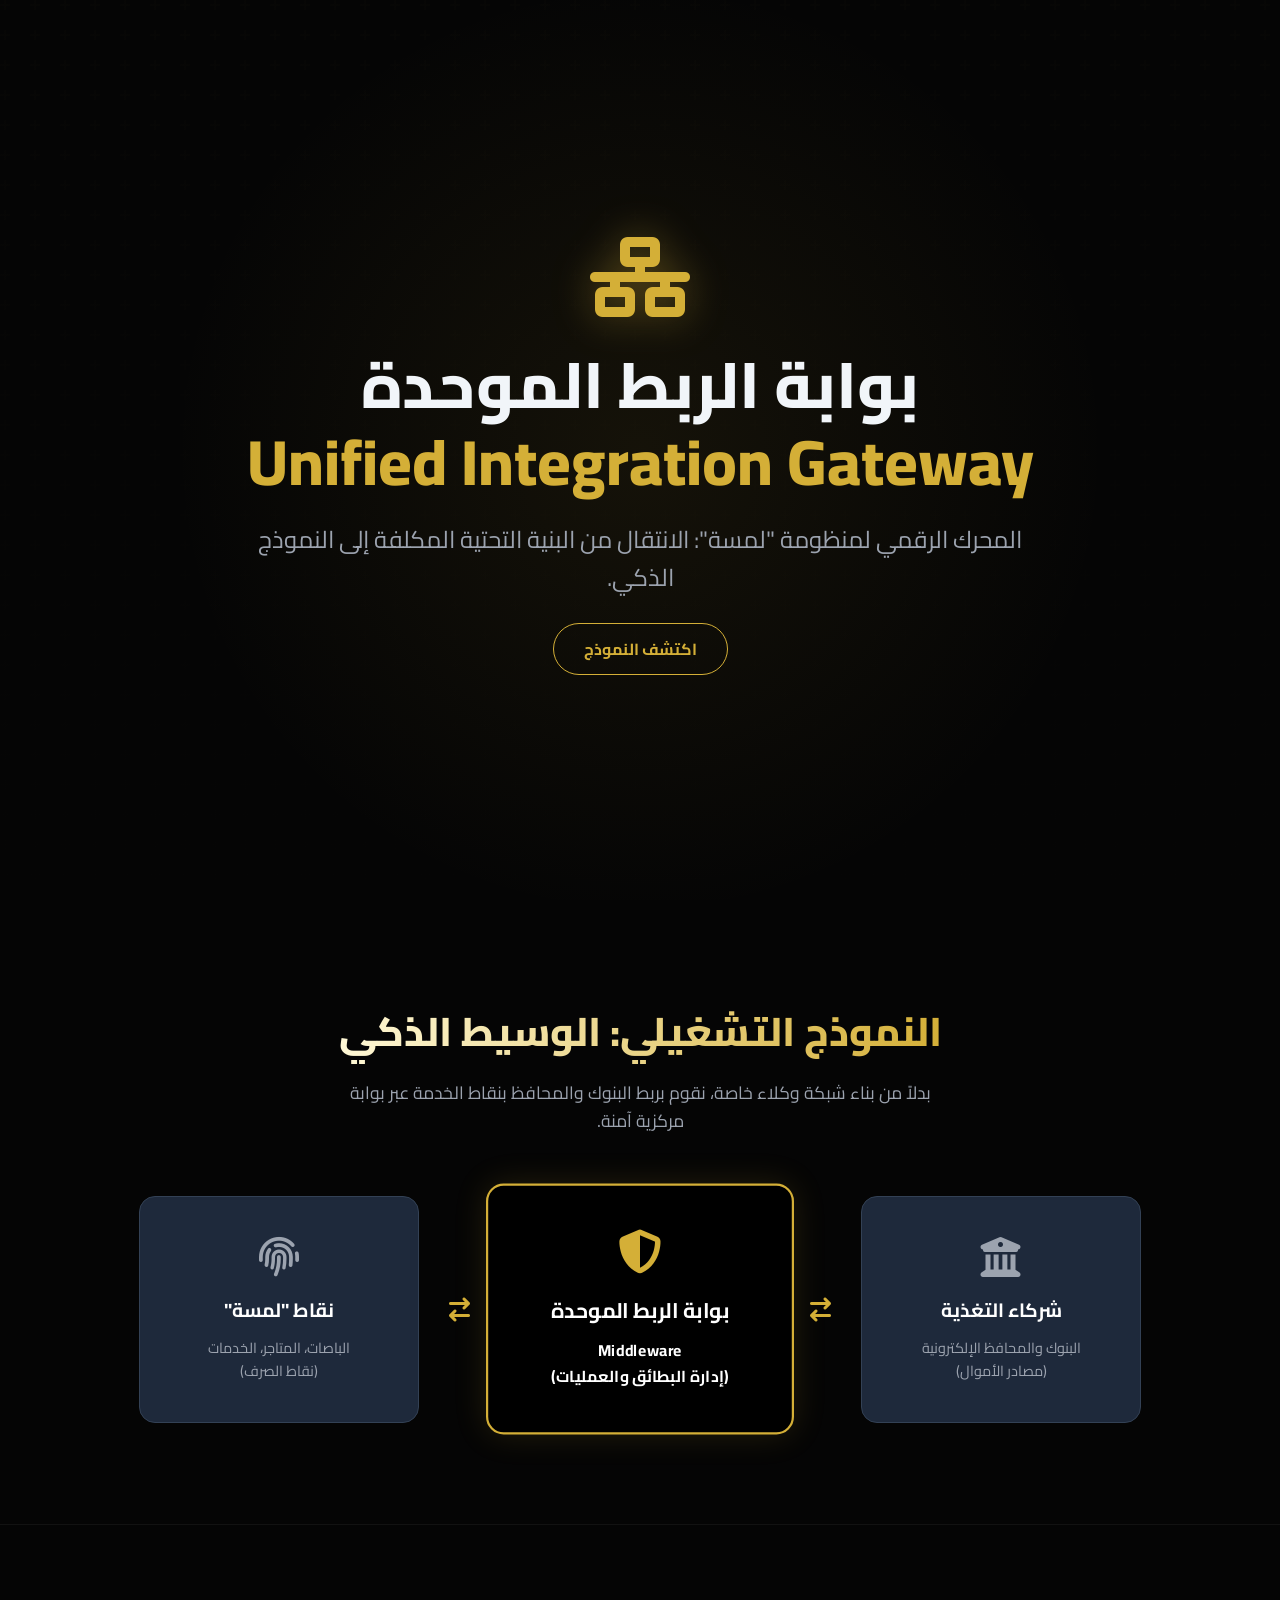
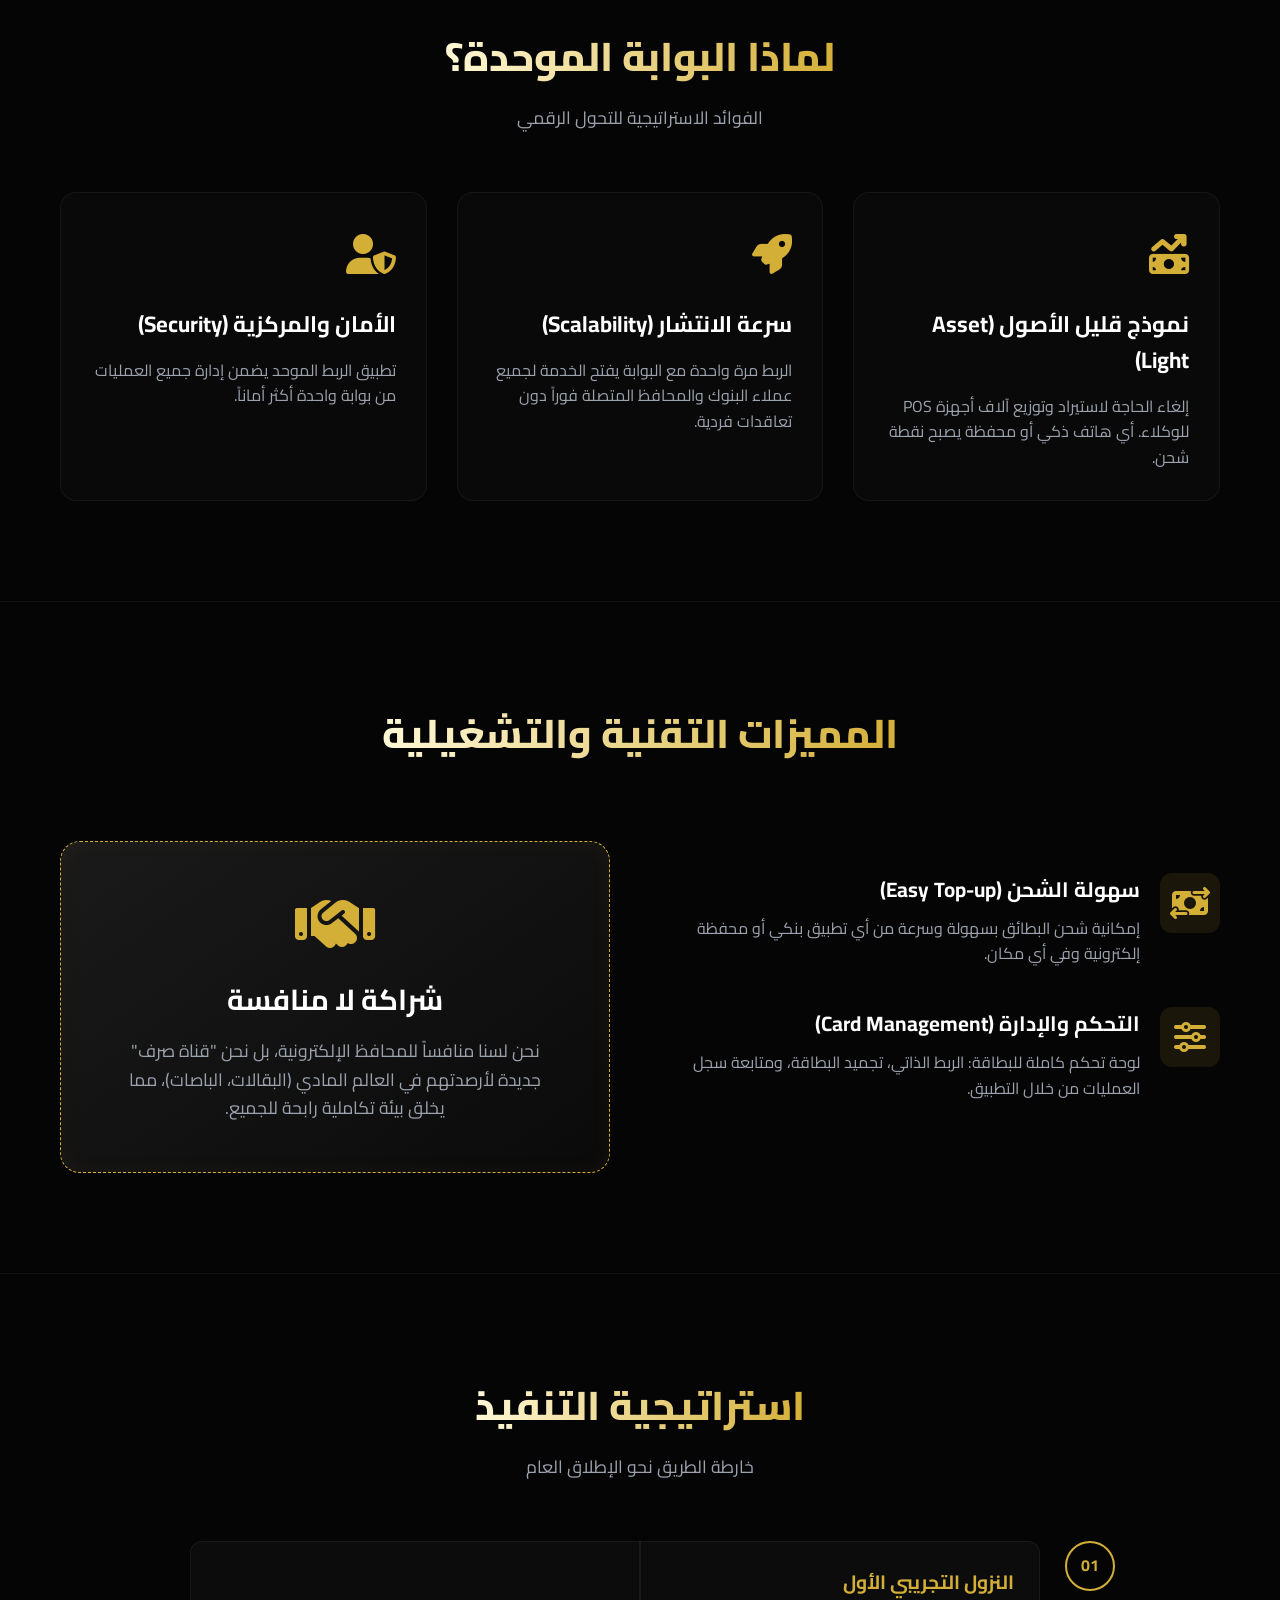
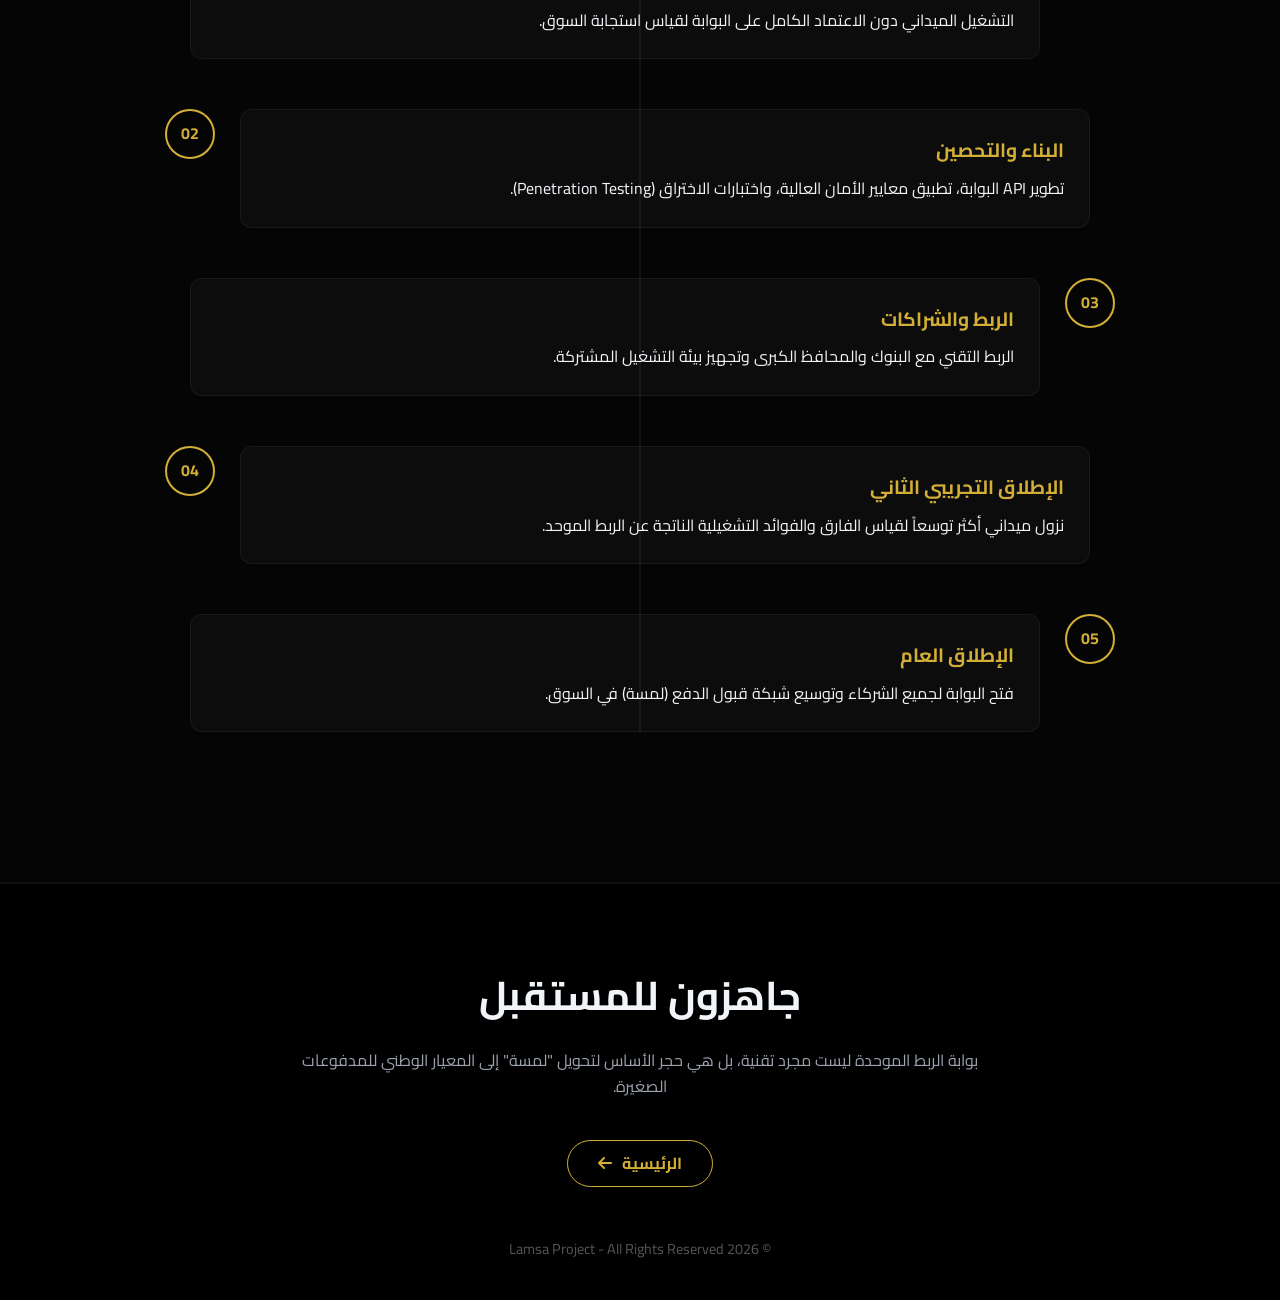
<file: muasalat/gateway.html>
<!DOCTYPE html>
<html lang="ar" dir="rtl">
<head>
    <meta charset="UTF-8">
    <meta name="viewport" content="width=device-width, initial-scale=1.0">
    <title>بوابة الربط الموحدة - Lamsa Gateway</title>
    <link href="https://fonts.googleapis.com/css2?family=Cairo:wght@300;400;600;700;800&family=Tajawal:wght@400;700&display=swap" rel="stylesheet">
    <link rel="stylesheet" href="https://cdnjs.cloudflare.com/ajax/libs/font-awesome/6.5.1/css/all.min.css">
    
    <style>
        /* --- 1. Global Styles --- */
        :root {
            --gold: #D4AF37;
            --gold-light: #FFF8D6;
            --gold-dark: #AA8C2C;
            --black: #050505;
            --dark-gray: #121212;
            --text-gray: #9CA3AF;
            --border-color: rgba(255, 255, 255, 0.05);
        }

        * { margin: 0; padding: 0; box-sizing: border-box; }

        body {
            background-color: var(--black);
            color: #f1f5f9;
            font-family: 'Cairo', sans-serif;
            overflow-x: hidden;
            line-height: 1.6;
        }

        a { text-decoration: none; color: inherit; }
        ul { list-style: none; }

        /* Scrollbar */
        ::-webkit-scrollbar { width: 8px; }
        ::-webkit-scrollbar-track { background: var(--black); }
        ::-webkit-scrollbar-thumb { background: #333; border-radius: 4px; }
        ::-webkit-scrollbar-thumb:hover { background: var(--gold); }

        /* --- 2. Layout Components --- */
        .container {
            max-width: 1200px;
            margin: 0 auto;
            padding: 0 20px;
        }

        section {
            padding: 100px 0;
            position: relative;
            border-bottom: 1px solid var(--border-color);
        }

        .section-header {
            text-align: center;
            margin-bottom: 60px;
        }

        .section-header h2 {
            font-size: 2.5rem;
            font-weight: 800;
            margin-bottom: 15px;
            background: linear-gradient(to right, var(--gold-light), var(--gold));
            -webkit-background-clip: text;
            -webkit-text-fill-color: transparent;
            display: inline-block;
        }

        .section-header p {
            color: var(--text-gray);
            font-size: 1.1rem;
            max-width: 600px;
            margin: 0 auto;
        }

        /* --- 3. Hero Section --- */
        .hero {
            height: 100vh;
            display: flex;
            align-items: center;
            justify-content: center;
            text-align: center;
            background: radial-gradient(circle at center, rgba(212, 175, 55, 0.08), transparent 60%);
            position: relative;
        }

        .hero::before {
            content: '';
            position: absolute;
            top: 0; left: 0; width: 100%; height: 100%;
            background-image: linear-gradient(rgba(5,5,5,0.8), rgba(5,5,5,1)), url("data:image/svg+xml,%3Csvg width='60' height='60' viewBox='0 0 60 60' xmlns='http://www.w3.org/2000/svg'%3E%3Cg fill='none' fill-rule='evenodd'%3E%3Cg fill='%23D4AF37' fill-opacity='0.05'%3E%3Cpath d='M36 34v-4h-2v4h-4v2h4v4h2v-4h4v-2h-4zm0-30V0h-2v4h-4v2h4v4h2V6h4V4h-4zM6 34v-4H4v4H0v2h4v4h2v-4h4v-2H6zM6 4V0H4v4H0v2h4v4h2V6h4V4H6z'/%3E%3C/g%3E%3C/g%3E%3C/svg%3E");
            z-index: -1;
        }

        .hero-icon {
            font-size: 5rem;
            color: var(--gold);
            margin-bottom: 30px;
            filter: drop-shadow(0 0 20px rgba(212, 175, 55, 0.4));
            animation: float 3s ease-in-out infinite;
        }

        .hero h1 {
            font-size: 4rem;
            font-weight: 800;
            line-height: 1.2;
            margin-bottom: 20px;
        }

        .hero h1 span { color: var(--gold); }

        .hero p {
            font-size: 1.5rem;
            color: var(--text-gray);
            max-width: 800px;
            margin: 0 auto 40px;
        }

        @keyframes float {
            0%, 100% { transform: translateY(0); }
            50% { transform: translateY(-10px); }
        }

        /* --- 4. Visual Architecture (Model) --- */
        .gateway-visual {
            display: flex;
            align-items: center;
            justify-content: center;
            gap: 30px;
            flex-wrap: wrap;
            margin-top: 40px;
        }

        .gw-node {
            background: #1e293b;
            border: 1px solid #334155;
            padding: 40px 20px;
            border-radius: 16px;
            text-align: center;
            width: 280px;
            position: relative;
            transition: 0.3s;
        }

        .gw-node.core {
            background: #000;
            border: 2px solid var(--gold);
            box-shadow: 0 0 30px rgba(212, 175, 55, 0.15);
            transform: scale(1.1);
            z-index: 2;
        }

        .gw-node h3 { color: #fff; margin: 15px 0 10px; font-size: 1.2rem; }
        .gw-node p { color: var(--text-gray); font-size: 0.9rem; }
        .gw-node i { font-size: 2.5rem; color: var(--text-gray); }
        .gw-node.core i { color: var(--gold); }

        .gw-arrow {
            display: flex;
            align-items: center;
            color: var(--gold);
            font-size: 1.5rem;
        }

        /* --- 5. Benefits Grid --- */
        .benefits-grid {
            display: grid;
            grid-template-columns: repeat(auto-fit, minmax(300px, 1fr));
            gap: 30px;
        }

        .benefit-card {
            background: rgba(255, 255, 255, 0.02);
            border: 1px solid var(--border-color);
            padding: 30px;
            border-radius: 16px;
            transition: 0.3s;
        }

        .benefit-card:hover {
            border-color: var(--gold);
            transform: translateY(-5px);
            background: rgba(212, 175, 55, 0.05);
        }

        .benefit-icon {
            font-size: 2.5rem;
            color: var(--gold);
            margin-bottom: 20px;
        }

        .benefit-card h3 { font-size: 1.4rem; margin-bottom: 15px; color: #fff; }
        .benefit-card p { font-size: 1rem; color: var(--text-gray); }

        /* --- 6. Features & Partnership --- */
        .features-container {
            display: grid;
            grid-template-columns: 1fr 1fr;
            gap: 60px;
            align-items: center;
        }

        .feature-item {
            display: flex;
            align-items: flex-start;
            gap: 20px;
            margin-bottom: 40px;
        }

        .feature-icon {
            font-size: 2rem;
            color: var(--gold);
            background: rgba(212, 175, 55, 0.1);
            width: 60px;
            height: 60px;
            display: flex;
            align-items: center;
            justify-content: center;
            border-radius: 12px;
            flex-shrink: 0;
        }

        .partnership-box {
            background: linear-gradient(145deg, #1a1a1a, #0a0a0a);
            border: 1px dashed var(--gold);
            padding: 50px;
            border-radius: 20px;
            text-align: center;
            position: relative;
        }

        .partnership-box::after {
            content: '';
            position: absolute;
            inset: 0;
            border-radius: 20px;
            box-shadow: inset 0 0 20px rgba(212, 175, 55, 0.05);
            pointer-events: none;
        }

        /* --- 7. Timeline --- */
        .timeline {
            position: relative;
            max-width: 900px;
            margin: 0 auto;
        }

        .timeline::before {
            content: '';
            position: absolute;
            left: 50%;
            transform: translateX(-50%);
            width: 2px;
            height: 100%;
            background: var(--border-color);
        }

        .timeline-item {
            display: flex;
            justify-content: flex-end;
            padding-right: 50px;
            position: relative;
            margin-bottom: 50px;
            width: 50%;
        }

        .timeline-item:nth-child(even) {
            align-self: flex-end;
            justify-content: flex-start;
            padding-right: 0;
            padding-left: 50px;
            margin-right: -50%; /* Fix for centered line logic */
            transform: translateX(100%);
        }

        .timeline-dot {
            position: absolute;
            right: -25px;
            top: 0;
            width: 50px;
            height: 50px;
            background: var(--black);
            border: 2px solid var(--gold);
            border-radius: 50%;
            display: flex;
            align-items: center;
            justify-content: center;
            color: var(--gold);
            font-weight: bold;
            z-index: 2;
        }

        .timeline-item:nth-child(even) .timeline-dot {
            right: auto;
            left: -25px;
        }

        .timeline-content {
            background: rgba(255, 255, 255, 0.03);
            padding: 25px;
            border-radius: 12px;
            border: 1px solid var(--border-color);
            width: 100%;
        }

        .timeline-content h3 { color: var(--gold); margin-bottom: 10px; font-size: 1.2rem; }

        /* --- 8. Footer --- */
        footer {
            background: #000;
            padding: 80px 0 40px;
            text-align: center;
            border-top: 1px solid var(--border-color);
        }

        .footer-cta h2 { font-size: 2.5rem; margin-bottom: 20px; }
        .footer-contact { margin-top: 40px; }
        .email-link { 
            color: var(--gold); 
            font-family: 'Courier New', monospace; 
            font-size: 1.2rem; 
            border-bottom: 1px dashed var(--gold);
            padding-bottom: 5px;
        }

        /* Responsive */
        @media (max-width: 768px) {
            .hero h1 { font-size: 2.5rem; }
            .gw-arrow { transform: rotate(90deg); margin: 20px 0; }
            .features-container { grid-template-columns: 1fr; }
            .timeline::before { left: 20px; }
            .timeline-item { width: 100%; padding-right: 0; padding-left: 60px; margin-bottom: 30px; }
            .timeline-item:nth-child(even) { margin-right: 0; transform: none; padding-left: 60px; }
            .timeline-dot { left: -5px; right: auto; }
            .timeline-item:nth-child(even) .timeline-dot { left: -5px; }
        }
    </style>
</head>
<body>

    <!-- Hero Section -->
    <header class="hero">
        <div class="container">
            <i class="fa-solid fa-network-wired hero-icon"></i>
            <h1>بوابة الربط الموحدة<br><span>Unified Integration Gateway</span></h1>
            <p>المحرك الرقمي لمنظومة "لمسة": الانتقال من البنية التحتية المكلفة إلى النموذج الذكي.</p>
            <a href="#model" class="btn-main" style="color: var(--gold); border: 1px solid var(--gold); padding: 10px 30px; border-radius: 50px; font-weight: bold; transition: 0.3s;">اكتشف النموذج</a>
        </div>
    </header>

    <!-- Operational Model -->
    <section id="model">
        <div class="container">
            <div class="section-header">
                <h2>النموذج التشغيلي: الوسيط الذكي</h2>
                <p>بدلاً من بناء شبكة وكلاء خاصة، نقوم بربط البنوك والمحافظ بنقاط الخدمة عبر بوابة مركزية آمنة.</p>
            </div>
            
            <div class="gateway-visual">
                <!-- Source -->
                <div class="gw-node">
                    <i class="fa-solid fa-building-columns"></i>
                    <h3>شركاء التغذية</h3>
                    <p>البنوك والمحافظ الإلكترونية<br>(مصادر الأموال)</p>
                </div>

                <div class="gw-arrow"><i class="fa-solid fa-arrow-right-arrow-left"></i></div>

                <!-- Core -->
                <div class="gw-node core">
                    <i class="fa-solid fa-shield-halved"></i>
                    <h3>بوابة الربط الموحدة</h3>
                    <p style="color: #fff; font-weight: bold;">Middleware<br>(إدارة البطائق والعمليات)</p>
                </div>

                <div class="gw-arrow"><i class="fa-solid fa-arrow-right-arrow-left"></i></div>

                <!-- Destination -->
                <div class="gw-node">
                    <i class="fa-solid fa-fingerprint"></i>
                    <h3>نقاط "لمسة"</h3>
                    <p>الباصات، المتاجر، الخدمات<br>(نقاط الصرف)</p>
                </div>
            </div>
        </div>
    </section>

    <!-- Strategic Benefits -->
    <section id="benefits">
        <div class="container">
            <div class="section-header">
                <h2>لماذا البوابة الموحدة؟</h2>
                <p>الفوائد الاستراتيجية للتحول الرقمي</p>
            </div>
            
            <div class="benefits-grid">
                <!-- Benefit 1 -->
                <div class="benefit-card">
                    <div class="benefit-icon"><i class="fa-solid fa-money-bill-trend-up"></i></div>
                    <h3>نموذج قليل الأصول (Asset Light)</h3>
                    <p>إلغاء الحاجة لاستيراد وتوزيع آلاف أجهزة POS للوكلاء. أي هاتف ذكي أو محفظة يصبح نقطة شحن.</p>
                </div>
                <!-- Benefit 2 -->
                <div class="benefit-card">
                    <div class="benefit-icon"><i class="fa-solid fa-rocket"></i></div>
                    <h3>سرعة الانتشار (Scalability)</h3>
                    <p>الربط مرة واحدة مع البوابة يفتح الخدمة لجميع عملاء البنوك والمحافظ المتصلة فوراً دون تعاقدات فردية.</p>
                </div>
                <!-- Benefit 3 -->
                <div class="benefit-card">
                    <div class="benefit-icon"><i class="fa-solid fa-user-shield"></i></div>
                    <h3>الأمان والمركزية (Security)</h3>
                    <p>تطبيق الربط الموحد يضمن إدارة جميع العمليات من بوابة واحدة أكثر أماناً.</p>
                </div>
            </div>
        </div>
    </section>

    <!-- Features & Partnership -->
    <section id="features">
        <div class="container">
            <div class="section-header">
                <h2>المميزات التقنية والتشغيلية</h2>
            </div>
            
            <div class="features-container">
                <!-- Left Column: Features -->
                <div>
                    <div class="feature-item">
                        <div class="feature-icon"><i class="fa-solid fa-money-bill-transfer"></i></div>
                        <div>
                            <h3 style="font-size: 1.3rem; margin-bottom: 10px; color: #fff;">سهولة الشحن (Easy Top-up)</h3>
                            <p style="color: var(--text-gray);">إمكانية شحن البطائق بسهولة وسرعة من أي تطبيق بنكي أو محفظة إلكترونية وفي أي مكان.</p>
                        </div>
                    </div>
                    
                    <div class="feature-item">
                        <div class="feature-icon"><i class="fa-solid fa-sliders"></i></div>
                        <div>
                            <h3 style="font-size: 1.3rem; margin-bottom: 10px; color: #fff;">التحكم والإدارة (Card Management)</h3>
                            <p style="color: var(--text-gray);">لوحة تحكم كاملة للبطاقة: الربط الذاتي، تجميد البطاقة، ومتابعة سجل العمليات من خلال التطبيق.</p>
                        </div>
                    </div>
                </div>

                <!-- Right Column: Partnership Box -->
                <div class="partnership-box">
                    <i class="fa-solid fa-handshake" style="font-size: 4rem; color: var(--gold); margin-bottom: 20px;"></i>
                    <h3 style="font-size: 1.8rem; margin-bottom: 15px; color: #fff;">شراكة لا منافسة</h3>
                    <p style="font-size: 1.1rem; color: var(--text-gray);">نحن لسنا منافساً للمحافظ الإلكترونية، بل نحن "قناة صرف" جديدة لأرصدتهم في العالم المادي (البقالات، الباصات)، مما يخلق بيئة تكاملية رابحة للجميع.</p>
                </div>
            </div>
        </div>
    </section>

    <!-- Roadmap -->
    <section id="roadmap">
        <div class="container">
            <div class="section-header">
                <h2>استراتيجية التنفيذ</h2>
                <p>خارطة الطريق نحو الإطلاق العام</p>
            </div>
            
            <div class="timeline">
                <!-- Item 1 -->
                <div class="timeline-item" style="width: 100%; transform: none; margin-right: 0;">
                    <div class="timeline-dot">01</div>
                    <div class="timeline-content">
                        <h3>النزول التجريبي الأول</h3>
                        <p>التشغيل الميداني دون الاعتماد الكامل على البوابة لقياس استجابة السوق.</p>
                    </div>
                </div>
                <!-- Item 2 -->
                <div class="timeline-item" style="width: 100%; transform: none; margin-right: 0;">
                    <div class="timeline-dot">02</div>
                    <div class="timeline-content">
                        <h3>البناء والتحصين</h3>
                        <p>تطوير API البوابة، تطبيق معايير الأمان العالية، واختبارات الاختراق (Penetration Testing).</p>
                    </div>
                </div>
                <!-- Item 3 -->
                <div class="timeline-item" style="width: 100%; transform: none; margin-right: 0;">
                    <div class="timeline-dot">03</div>
                    <div class="timeline-content">
                        <h3>الربط والشراكات</h3>
                        <p>الربط التقني مع البنوك والمحافظ الكبرى وتجهيز بيئة التشغيل المشتركة.</p>
                    </div>
                </div>
                <!-- Item 4 -->
                <div class="timeline-item" style="width: 100%; transform: none; margin-right: 0;">
                    <div class="timeline-dot">04</div>
                    <div class="timeline-content">
                        <h3>الإطلاق التجريبي الثاني</h3>
                        <p>نزول ميداني أكثر توسعاً لقياس الفارق والفوائد التشغيلية الناتجة عن الربط الموحد.</p>
                    </div>
                </div>
                <!-- Item 5 -->
                <div class="timeline-item" style="width: 100%; transform: none; margin-right: 0;">
                    <div class="timeline-dot">05</div>
                    <div class="timeline-content">
                        <h3>الإطلاق العام</h3>
                        <p>فتح البوابة لجميع الشركاء وتوسيع شبكة قبول الدفع (لمسة) في السوق.</p>
                    </div>
                </div>
            </div>
        </div>
    </section>

    <!-- Footer -->
    <footer>
        <div class="container">
            <div class="footer-cta">
                <h2>جاهزون للمستقبل</h2>
                <p style="color: var(--text-gray); max-width: 700px; margin: 0 auto;">بوابة الربط الموحدة ليست مجرد تقنية، بل هي حجر الأساس لتحويل "لمسة" إلى المعيار الوطني للمدفوعات الصغيرة.</p>
            </div>
            
            <div style="margin-top: 40px;">
                <a href="index.html#contact" style="text-decoration: none; color: var(--gold); border: 1px solid var(--gold); padding: 10px 30px; border-radius: 50px; font-weight: bold; transition: 0.3s; display: inline-flex; align-items: center; gap: 10px;">
                    الرئيسية <i class="fa-solid fa-arrow-left"></i>
                </a>
            </div>
            
            <p style="margin-top: 50px; font-size: 0.9rem; color: #555;">&copy; 2026 Lamsa Project - All Rights Reserved</p>
        </div>
    </footer>

</body>
</html>
</file>
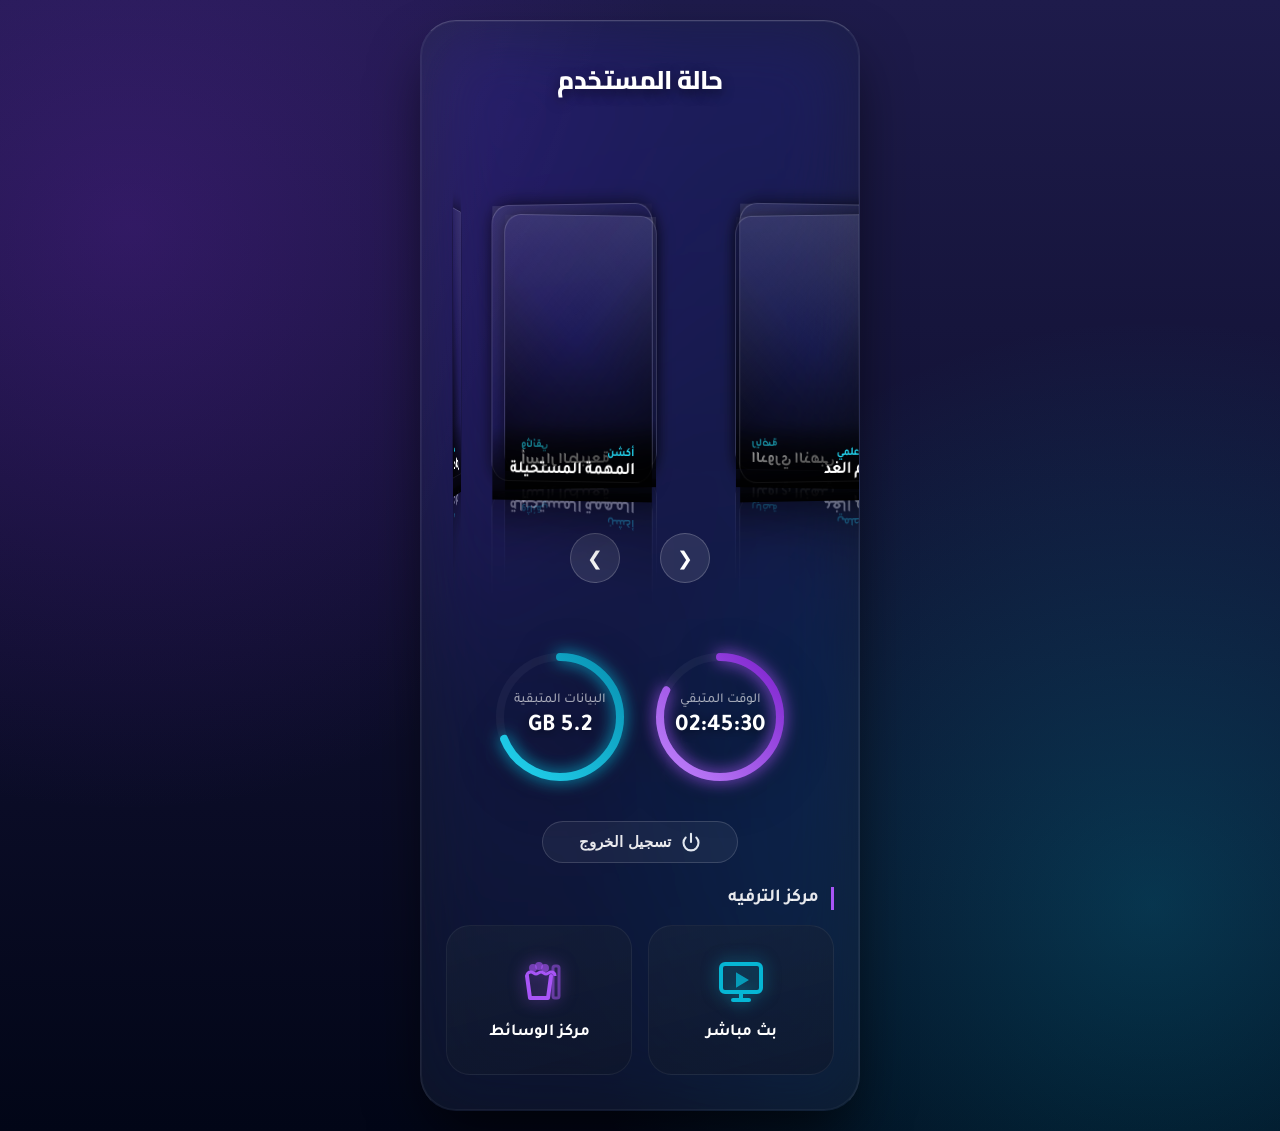
<file: timenet/newstyle/status.html>
<!DOCTYPE html>
<html lang="ar" dir="rtl">

<head>
    <meta charset="UTF-8">
    <meta name="viewport" content="width=device-width, initial-scale=1.0">
    <title>TimeNet - حالة المستخدم</title>
    <meta name="theme-color" content="#0f172a">
    <link rel="stylesheet" href="style.css">
    <meta http-equiv="refresh" content="$(refresh-timeout-secs)">
    <!-- Google Fonts -->
    <link href="https://fonts.googleapis.com/css2?family=Tajawal:wght@400;500;700;800&display=swap" rel="stylesheet">
</head>
</head>

<body>

    <div class="main-card">
        <div class="light-ray"></div>

        <!-- Header -->
        <h1 class="header-title">حالة المستخدم</h1>

        <!-- 3D Transporting Carousel -->
        <div class="slider-section-3d">
            <div class="scene-3d">
                <div class="carousel-3d">
                    <div class="carousel-cell" style="--bg-img: url('https://picsum.photos/300/450?random=1')">
                        <div class="cell-content">
                            <span class="cell-category">أكشن</span>
                            <h3 class="cell-title">المهمة المستحيلة</h3>
                        </div>
                    </div>
                    <div class="carousel-cell" style="--bg-img: url('https://picsum.photos/300/450?random=2')">
                        <div class="cell-content">
                            <span class="cell-category">خيال علمي</span>
                            <h3 class="cell-title">عالم الغد</h3>
                        </div>
                    </div>
                    <div class="carousel-cell" style="--bg-img: url('https://picsum.photos/300/450?random=3')">
                        <div class="cell-content">
                            <span class="cell-category">دراما</span>
                            <h3 class="cell-title">اللحن الأخير</h3>
                        </div>
                    </div>
                    <div class="carousel-cell" style="--bg-img: url('https://picsum.photos/300/450?random=4')">
                        <div class="cell-content">
                            <span class="cell-category">رياضة</span>
                            <h3 class="cell-title">الدوري الذهبي</h3>
                        </div>
                    </div>
                    <div class="carousel-cell" style="--bg-img: url('https://picsum.photos/300/450?random=5')">
                        <div class="cell-content">
                            <span class="cell-category">وثائقي</span>
                            <h3 class="cell-title">أسرار الطبيعة</h3>
                        </div>
                    </div>
                    <div class="carousel-cell" style="--bg-img: url('https://picsum.photos/300/450?random=6')">
                        <div class="cell-content">
                            <span class="cell-category">رعب</span>
                            <h3 class="cell-title">الظلام الدامس</h3>
                        </div>
                    </div>
                </div>
            </div>
            <div class="carousel-controls">
                <button class="control-btn prev">❮</button>
                <button class="control-btn next">❯</button>
            </div>
        </div>

        <!-- Stats Circles -->
        <div class="stats-row">
            <!-- Left: Time (Purple) -->
            <div class="stat-item">
                <div class="stat-ring-container">
                    <svg class="stat-ring-svg" viewBox="0 0 140 140">
                        <defs>
                            <linearGradient id="purpleGrad" x1="0%" y1="0%" x2="100%" y2="100%">
                                <stop offset="0%" class="grad-purple-stop1" />
                                <stop offset="100%" class="grad-purple-stop2" />
                            </linearGradient>
                        </defs>
                        <circle class="stat-ring-bg" cx="70" cy="70" r="60"></circle>
                        <circle class="stat-ring-progress" cx="70" cy="70" r="60" stroke="url(#purpleGrad)"
                            id="time-ring"></circle>
                    </svg>
                    <div class="stat-content">
                        <div class="stat-label">الوقت المتبقي</div>
                        <div class="stat-value" id="time-display">--:--</div>
                    </div>
                </div>
            </div>

            <!-- Right: Data (Blue) -->
            <div class="stat-item">
                <div class="stat-ring-container">
                    <svg class="stat-ring-svg" viewBox="0 0 140 140">
                        <defs>
                            <linearGradient id="blueGrad" x1="0%" y1="0%" x2="100%" y2="100%">
                                <stop offset="0%" class="grad-blue-stop1" />
                                <stop offset="100%" class="grad-blue-stop2" />
                            </linearGradient>
                        </defs>
                        <circle class="stat-ring-bg" cx="70" cy="70" r="60"></circle>
                        <circle class="stat-ring-progress" cx="70" cy="70" r="60" stroke="url(#blueGrad)"
                            id="data-ring"></circle>
                    </svg>
                    <div class="stat-content">
                        <div class="stat-label">البيانات المتبقية</div>
                        <div class="stat-value" id="data-display">-- GB</div>
                    </div>
                </div>
            </div>
        </div>

        <!-- Logout Button (Pill Shape) -->
        <div class="logout-container">
            <!-- Form wrapper for MikroTik compatibility -->
            <form action="$(link-logout)" name="logout" onsubmit="return confirm('هل تريد تسجيل الخروج؟')">
                <button type="submit" class="btn-logout-pill">
                    <svg class="power-icon" viewBox="0 0 24 24">
                        <path d="M18.36 6.64a9 9 0 1 1-12.73 0"></path>
                        <line x1="12" y1="2" x2="12" y2="12"></line>
                    </svg>
                    <span>تسجيل الخروج</span>
                </button>
            </form>
        </div>

        <!-- Hub Cards -->
        <div class="hub-section">
            <h2 class="section-header">مركز الترفيه</h2>
            <div class="hub-grid">
                <!-- TV Card: Monitor with Play and Glint -->
                <a href="tv.html" class="hub-card tv">
                    <svg class="icon-svg tv-icon" viewBox="0 0 24 24">
                        <rect x="2" y="3" width="20" height="14" rx="2" ry="2" stroke-width="2"></rect>
                        <path d="M8 21h8" stroke-width="2" stroke-linecap="round"></path>
                        <path d="M12 17v4" stroke-width="2" stroke-linecap="round"></path>
                        <!-- Play Triangle -->
                        <path d="M10 8l5 3l-5 3v-6z" fill="currentColor" opacity="0.8"></path>
                    </svg>
                    <span class="hub-title">بث مباشر</span>
                </a>

                <!-- Media Card: Popcorn and Vertical Strip -->
                <a href="media.html" class="hub-card media">
                    <svg class="icon-svg media-icon" viewBox="0 0 24 24">
                        <!-- Popcorn Bucket -->
                        <path d="M6 9l1.5 11h9l1.5 -11" stroke-width="2" stroke-linecap="round" stroke-linejoin="round">
                        </path>
                        <path
                            d="M6 9c0 -1.5 1 -2 2 -2c1 0 1.5 1 2.5 1c1 0 1.5 -1 2.5 -1c1 0 1.5 1 2.5 1c1 0 1.5 -1 2.5 -1c1 0 2 0.5 2 2"
                            stroke-width="1.5"></path>
                        <!-- Popcorn Kernels (Clouds) -->
                        <circle cx="9" cy="5" r="1.5" fill="currentColor" opacity="0.6"></circle>
                        <circle cx="12" cy="4" r="1.5" fill="currentColor" opacity="0.6"></circle>
                        <circle cx="15" cy="5" r="1.5" fill="currentColor" opacity="0.6"></circle>
                        <!-- Film Strip Hint -->
                        <rect x="19" y="4" width="3" height="16" rx="1" opacity="0.5" stroke-width="1.5"></rect>
                    </svg>
                    <span class="hub-title">مركز الوسائط</span>
                </a>
            </div>
        </div>



    </div>

    <script>
        // Update logic
        document.addEventListener('DOMContentLoaded', function () {
            // Mock Values incase of no MikroTik
            const timeVal = "$(session-time-left)";
            const byteVal = "$(remain-bytes-total)";

            const displayTime = timeVal.startsWith("$") ? "02:45:30" : timeVal;
            const displayBytes = byteVal.startsWith("$") ? "5.2 GB" : byteVal;

            document.getElementById('time-display').innerText = displayTime;
            document.getElementById('data-display').innerText = displayBytes;

            // Set Progress (Static for design match)
            document.getElementById('time-ring').style.strokeDashoffset = 70; // ~80%
            document.getElementById('data-ring').style.strokeDashoffset = 120; // ~70%

            // --- 3D Carousel Logic ---
            const carousel = document.querySelector('.carousel-3d');
            const cells = carousel.querySelectorAll('.carousel-cell');
            const cellCount = cells.length;
            const prevBtn = document.querySelector('.control-btn.prev');
            const nextBtn = document.querySelector('.control-btn.next');

            let selectedIndex = 0;
            let radius, theta;

            let autoPlayTimer;

            function rotateCarousel() {
                // Offset rotation by half theta to show 2 items in front
                const angle = (theta * selectedIndex + (theta / 2)) * -1;
                carousel.style.transform = 'translateZ(' + -radius + 'px) rotateY(' + angle + 'deg)';
            }

            function startAutoPlay() {
                stopAutoPlay();
                autoPlayTimer = setInterval(() => {
                    selectedIndex++;
                    rotateCarousel();
                }, 2000); // 2 seconds auto-change
            }

            function stopAutoPlay() {
                if (autoPlayTimer) clearInterval(autoPlayTimer);
            }

            function setupCarousel() {
                // Responsive Cell Width matching CSS
                const isMobile = window.innerWidth <= 480;
                const cellWidth = isMobile ? 130 : 190;
                const gap = isMobile ? 40 : 100; // Increased gap for flatter arc

                theta = 360 / cellCount;
                // Higher radius = flatter curve
                radius = Math.round(((cellWidth + gap) / 2) / Math.tan(Math.PI / cellCount));

                // Position cells
                cells.forEach((cell, i) => {
                    const cellAngle = theta * i;
                    cell.style.transform = 'rotateY(' + cellAngle + 'deg) translateZ(' + radius + 'px)';
                });

                rotateCarousel();
                startAutoPlay();
            }

            prevBtn.addEventListener('click', () => {
                stopAutoPlay();
                selectedIndex--;
                rotateCarousel();
                // Optionally restart after delay
            });

            nextBtn.addEventListener('click', () => {
                stopAutoPlay();
                selectedIndex++;
                rotateCarousel();
                // Optionally restart after delay
            });

            window.addEventListener('resize', setupCarousel);

            // Initialize
            setupCarousel();
        });
    </script>
</body>

</html>
</file>
<file: timenet/newstyle/style.css>
/* Glassmorphism Premium Design for TimeNet - Unified Dark Theme */
@import url('https://fonts.googleapis.com/css2?family=Cairo:wght@400;600;700&family=Tajawal:wght@400;500;700;800&display=swap');

* {
    margin: 0;
    padding: 0;
    box-sizing: border-box;
}

:root {
    /* Hyper-Glass Theme Variables from Status Page */
    --purple-glow: #c084fc;
    --purple-accent: #a855f7;
    --blue-glow: #22d3ee;
    --blue-accent: #06b6d4;
    --bg-dark: #0f172a;
    --glass-surface: rgba(15, 23, 42, 0.6);
    --border-light: rgba(255, 255, 255, 0.1);
    --text-white: #ffffff;
    --text-muted: rgba(255, 255, 255, 0.6);
}

body {
    font-family: 'Tajawal', sans-serif;
    min-height: 100vh;
    display: flex;
    justify-content: center;
    align-items: center;
    /* Deeper, richer background with subtle movement hints */
    background:
        radial-gradient(circle at 10% 20%, rgba(126, 34, 206, 0.25) 0%, transparent 40%),
        radial-gradient(circle at 90% 80%, rgba(6, 182, 212, 0.25) 0%, transparent 40%),
        linear-gradient(180deg, #1e1b4b 0%, #020617 100%);
    background-size: cover;
    position: relative;
    overflow-x: hidden;
    /* Prevent horizontal scroll */
    direction: rtl;
    padding: 20px;
}

/* Light Ray / Shine Effect */
.light-ray {
    position: absolute;
    top: 0;
    left: -100%;
    width: 100%;
    height: 100%;
    background: linear-gradient(90deg, transparent, rgba(255, 255, 255, 0.03), transparent);
    transform: skewX(-20deg);
    animation: ray-shine 8s infinite ease-in-out;
    pointer-events: none;
    z-index: 0;
}

@keyframes ray-shine {
    0% {
        left: -100%;
    }

    20% {
        left: 200%;
    }

    100% {
        left: 200%;
    }
}

/* Premium Glass Container (Unified) */
.glass-container,
.main-card {
    position: relative;
    width: 100%;
    max-width: 440px;

    /* Ultra-Premium Glass Effect (Dark) */
    background: rgba(30, 41, 59, 0.4);
    backdrop-filter: blur(40px) saturate(200%);
    -webkit-backdrop-filter: blur(40px) saturate(200%);

    /* Fine Borders */
    border: 1px solid rgba(255, 255, 255, 0.08);
    border-top: 1px solid rgba(255, 255, 255, 0.2);
    border-bottom: 1px solid rgba(255, 255, 255, 0.02);

    border-radius: 36px;
    padding: 35px 25px;

    /* Deep Shadows */
    box-shadow:
        0 30px 60px -12px rgba(0, 0, 0, 0.7),
        inset 0 0 0 1px rgba(255, 255, 255, 0.05);

    display: flex;
    flex-direction: column;
    gap: 24px;
    overflow: hidden;
    transition: transform 0.3s ease;
    z-index: 10;
}


/* --- Typography --- */
h1,
.header-title {
    text-align: center;
    color: white;
    font-size: 1.6rem;
    font-weight: 800;
    margin: 0;
    text-shadow: 0 4px 12px rgba(0, 0, 0, 0.5);
    letter-spacing: -0.5px;
    font-family: 'Cairo', sans-serif;
}

.subtitle {
    color: var(--text-muted);
    font-size: 0.9rem;
    margin-bottom: 20px;
    text-align: center;
}

/* --- Login Form Elements (Dark Theme Adapted) --- */
.logo-section {
    text-align: center;
    margin-bottom: 10px;
}

.logo-icon {
    width: 60px;
    height: 60px;
    margin: 0 auto 15px;
    display: flex;
    align-items: center;
    justify-content: center;
    background: linear-gradient(135deg, var(--blue-accent), var(--purple-accent));
    border-radius: 18px;
    box-shadow: 0 8px 25px rgba(168, 85, 247, 0.25);
}

.logo-icon svg {
    width: 32px;
    height: 32px;
    stroke: white;
    stroke-width: 2;
}

.input-group {
    margin-bottom: 20px;
}

.input-group label {
    display: block;
    color: rgba(255, 255, 255, 0.9);
    font-size: 0.95rem;
    margin-bottom: 8px;
    font-weight: 500;
}

.glass-input,
.glass-select {
    width: 100%;
    padding: 16px 20px;
    background: rgba(15, 23, 42, 0.6);
    /* Darker input bg */
    border: 1px solid rgba(255, 255, 255, 0.1);
    border-radius: 20px;
    color: white;
    font-size: 1.05rem;
    font-family: inherit;
    outline: none;
    transition: all 0.3s ease;
}

.glass-input:focus,
.glass-select:focus {
    background: rgba(15, 23, 42, 0.8);
    border-color: var(--blue-accent);
    box-shadow:
        0 0 0 4px rgba(6, 182, 212, 0.1),
        0 0 15px rgba(6, 182, 212, 0.2);
}

.glass-input::placeholder {
    color: rgba(255, 255, 255, 0.3);
}

/* Gradient Button (Unified) */
.btn-gradient {
    width: 100%;
    padding: 18px;
    background: linear-gradient(135deg, var(--blue-accent) 0%, var(--purple-accent) 100%);
    border: none;
    border-radius: 20px;
    color: white;
    font-size: 1.2rem;
    font-weight: 700;
    cursor: pointer;
    transition: all 0.3s ease;
    box-shadow: 0 10px 25px -5px rgba(126, 34, 206, 0.4);
    font-family: 'Cairo', sans-serif;
    margin-top: 10px;
}

.btn-gradient:hover {
    transform: translateY(-2px);
    box-shadow: 0 15px 35px -5px rgba(126, 34, 206, 0.6);
    filter: brightness(1.1);
}

/* --- Pricing Section (Unified Dark) --- */
.pricing-section {
    margin-top: 25px;
    border-top: 1px solid rgba(255, 255, 255, 0.1);
    padding-top: 25px;
}

.pricing-title {
    text-align: center;
    color: white;
    font-size: 1rem;
    margin-bottom: 15px;
    font-weight: 600;
}

.pricing-grid {
    display: grid;
    grid-template-columns: repeat(3, 1fr);
    gap: 12px;
}

.price-card {
    background: rgba(255, 255, 255, 0.03);
    border: 1px solid rgba(255, 255, 255, 0.1);
    border-radius: 16px;
    padding: 15px 10px;
    text-align: center;
    transition: all 0.3s ease;
}

.price-card:hover {
    background: rgba(255, 255, 255, 0.08);
    border-color: rgba(255, 255, 255, 0.3);
    transform: translateY(-4px);
}

.price-duration {
    font-family: 'Tajawal', sans-serif;
    font-size: 1.2rem;
    font-weight: 700;
    color: var(--blue-glow);
    margin-bottom: 5px;
}

.price-amount {
    font-size: 0.9rem;
    color: var(--text-muted);
}


/* --- Status Page Specifics (Migrated here) --- */
.section-header {
    text-align: right;
    color: rgba(255, 255, 255, 0.9);
    font-size: 1.15rem;
    font-weight: 700;
    margin-bottom: 15px;
    padding-right: 12px;
    border-right: 3px solid var(--purple-accent);
    display: inline-block;
}

.stats-row {
    display: flex;
    justify-content: center;
    gap: 20px;
}

.stat-item {
    display: flex;
    flex-direction: column;
    align-items: center;
}

.stat-ring-container {
    width: 140px;
    height: 140px;
    position: relative;
    filter: drop-shadow(0 10px 20px rgba(0, 0, 0, 0.3));
}

.stat-ring-svg {
    transform: rotate(-90deg);
    width: 100%;
    height: 100%;
    overflow: visible;
}

.stat-ring-bg {
    fill: none;
    stroke: rgba(255, 255, 255, 0.04);
    stroke-width: 8;
}

.stat-ring-progress {
    fill: none;
    stroke-width: 8;
    stroke-linecap: round;
    stroke-dasharray: 380;
    transition: stroke-dashoffset 1.5s cubic-bezier(0.4, 0, 0.2, 1);
    filter: drop-shadow(0 0 8px currentColor);
}

#time-ring {
    color: var(--purple-accent);
}

#data-ring {
    color: var(--blue-accent);
}

.stat-content {
    position: absolute;
    top: 50%;
    left: 50%;
    transform: translate(-50%, -50%);
    text-align: center;
    width: 100%;
}

.stat-label {
    color: var(--text-muted);
    font-size: 0.85rem;
    font-weight: 500;
    margin-bottom: 4px;
}

.stat-value {
    color: white;
    font-size: 1.5rem;
    font-weight: 700;
    text-shadow: 0 2px 10px rgba(0, 0, 0, 0.5);
}

.hub-grid {
    display: grid;
    grid-template-columns: 1fr 1fr;
    gap: 16px;
}

.hub-card {
    background: linear-gradient(165deg, rgba(30, 41, 59, 0.4) 0%, rgba(15, 23, 42, 0.6) 100%);
    border: 1px solid rgba(255, 255, 255, 0.06);
    border-radius: 24px;
    height: 150px;
    display: flex;
    flex-direction: column;
    align-items: center;
    justify-content: center;
    text-decoration: none;
    position: relative;
    overflow: hidden;
    transition: all 0.4s cubic-bezier(0.34, 1.56, 0.64, 1);
}

.hub-card:hover {
    transform: translateY(-8px);
    background: linear-gradient(165deg, rgba(30, 41, 59, 0.7) 0%, rgba(15, 23, 42, 0.8) 100%);
}

.hub-title {
    color: white;
    font-size: 1.05rem;
    font-weight: 700;
    margin-top: 5px;
}

.icon-svg {
    width: 48px;
    height: 48px;
    margin-bottom: 12px;
    fill: none;
    transition: all 0.3s;
}

.tv-icon {
    color: var(--blue-accent);
    stroke: var(--blue-accent);
    filter: drop-shadow(0 0 8px rgba(6, 182, 212, 0.6));
}

.media-icon {
    color: var(--purple-accent);
    stroke: var(--purple-accent);
    filter: drop-shadow(0 0 8px rgba(168, 85, 247, 0.6));
}

/* 3D Carousel (Unified) */
.slider-section-3d {
    margin-top: 25px;
    perspective: 4000px;
    position: relative;
    padding-bottom: 40px;
    direction: ltr;
    /* Force LTR for 3D math */
}

.scene-3d {
    width: 500px;
    height: 300px;
    margin: 40px auto;
    perspective: 5000px;
    position: relative;
}

.carousel-3d {
    width: 100%;
    height: 100%;
    position: absolute;
    transform: translateZ(-288px);
    transform-style: preserve-3d;
    transition: transform 1s cubic-bezier(0.2, 0.8, 0.2, 1);
}

.carousel-cell {
    position: absolute;
    width: 190px;
    height: 280px;
    left: 155px;
    top: 10px;
    border-radius: 20px;
    background-image: var(--bg-img);
    background-size: cover;
    background-position: center;
    border: 1px solid rgba(255, 255, 255, 0.2);
    box-shadow: 0 0 20px rgba(0, 0, 0, 0.6);
    transition: all 0.5s ease;
    -webkit-box-reflect: below 10px linear-gradient(transparent, transparent 60%, rgba(0, 0, 0, 0.4));
}

.carousel-cell::before {
    content: '';
    position: absolute;
    inset: 0;
    background: linear-gradient(135deg, rgba(255, 255, 255, 0.1) 0%, transparent 50%, rgba(0, 0, 0, 0.8) 100%);
}

.cell-content {
    position: absolute;
    bottom: 0;
    left: 0;
    width: 100%;
    padding: 20px;
    background: linear-gradient(to top, rgba(0, 0, 0, 0.95), transparent);
    transform: translateY(20px);
    transition: transform 0.4s ease;
    text-align: right;
}

.carousel-cell:hover .cell-content {
    transform: translateY(0);
}

.cell-category {
    font-size: 0.75rem;
    color: var(--blue-glow);
    text-transform: uppercase;
    font-weight: 700;
    display: block;
}

.cell-title {
    font-size: 1.1rem;
    color: white;
    font-weight: 700;
}

.carousel-controls {
    display: flex;
    justify-content: center;
    gap: 40px;
    margin-top: 20px;
}

.control-btn {
    background: rgba(255, 255, 255, 0.1);
    border: 1px solid rgba(255, 255, 255, 0.2);
    color: white;
    width: 50px;
    height: 50px;
    border-radius: 50%;
    cursor: pointer;
    font-size: 1.2rem;
    transition: all 0.3s ease;
}

.control-btn:hover {
    background: var(--purple-accent);
    box-shadow: 0 0 20px var(--purple-accent);
    transform: scale(1.1);
}

/* Make front cells pop slightly more */
.carousel-cell {
    transition: all 0.5s cubic-bezier(0.2, 0.8, 0.2, 1);
}

/* Alert Error */
.alert-error {
    background: rgba(239, 68, 68, 0.15);
    border: 1px solid rgba(239, 68, 68, 0.3);
    border-radius: 12px;
    padding: 12px;
    color: #fca5a5;
    font-size: 0.9rem;
    margin-bottom: 20px;
    text-align: center;
}

/* Footer */
.footer-info {
    text-align: center;
    margin-top: 20px;
    color: var(--text-muted);
    font-size: 0.85rem;
}

/* --- Mobile Responsiveness (Verified Fixes) --- */
@media (max-width: 480px) {
    body {
        align-items: flex-start;
        padding-top: 20px;
        padding-bottom: 30px;
        height: auto;
    }

    .glass-container,
    .main-card {
        width: 100%;
        margin: 0;
        border-radius: 28px;
        padding: 25px 15px 25px 0;
        /* Left padding removed for space */
    }

    h1,
    .header-title {
        font-size: 1.5rem;
    }

    /* Horizontal Scrolling Pricing */
    .pricing-grid {
        display: flex;
        overflow-x: auto;
        gap: 12px;
        padding-bottom: 15px;
        grid-template-columns: unset;
        scroll-snap-type: x mandatory;
        margin-right: -15px;
        padding-right: 15px;
        margin-left: -5px;
        /* Adjust for padding removal */
        padding-left: 5px;
    }

    .pricing-grid::-webkit-scrollbar {
        display: none;
    }

    .price-card {
        min-width: 130px;
        flex-direction: column;
        scroll-snap-align: center;
    }

    /* 3D Slider Adjustments */
    .slider-section-3d {
        perspective: 3000px;
        overflow: hidden;
    }

    .scene-3d {
        width: 320px;
        height: 220px;
        margin: 20px auto;
    }

    .carousel-cell {
        width: 130px;
        height: 200px;
        left: 95px;
    }

    .carousel-3d {
        transform: translateZ(-200px);
    }

    /* Stats Adjustments */
    .stats-row {
        gap: 15px;
        justify-content: space-around;
        width: 100%;
    }

    .stat-ring-container {
        width: 120px;
        height: 120px;
    }

    .stat-value {
        font-size: 1.25rem;
    }

    .stat-label {
        font-size: 0.75rem;
        margin-bottom: 2px;
    }
}

/* Landscape Height Fix */
@media (max-height: 600px) {
    body {
        align-items: flex-start;
        padding-top: 10px;
    }

    .logo-icon {
        width: 40px;
        height: 40px;
        margin-bottom: 5px;
    }

    .glass-container {
        padding-top: 20px;
    }
}

/* --- Missing Styles Restored --- */

/* Logout Pill */
.logout-container {
    display: flex;
    justify-content: center;
    margin-top: 10px;
}

.btn-logout-pill {
    background: rgba(255, 255, 255, 0.05);
    border: 1px solid rgba(255, 255, 255, 0.15);
    border-radius: 100px;
    padding: 10px 36px;
    color: rgba(255, 255, 255, 0.9);
    display: flex;
    align-items: center;
    gap: 10px;
    font-size: 0.95rem;
    font-weight: 600;
    cursor: pointer;
    transition: all 0.3s cubic-bezier(0.25, 0.46, 0.45, 0.94);
    text-decoration: none;
}

.btn-logout-pill:hover {
    background: rgba(255, 255, 255, 0.1);
    border-color: rgba(255, 255, 255, 0.4);
    box-shadow: 0 0 20px rgba(168, 85, 247, 0.3);
    transform: translateY(-2px) scale(1.02);
    color: white;
}

/* Fixed Power Icon Style */
.power-icon {
    width: 20px;
    height: 20px;
    stroke: #e2e8f0;
    /* Explicit white/grey */
    stroke-width: 2.5;
    fill: none;
    stroke-linecap: round;
    stroke-linejoin: round;
    transition: all 0.3s ease;
}

.btn-logout-pill:hover .power-icon {
    stroke: #ef4444;
    /* Red on hover */
    filter: drop-shadow(0 0 6px rgba(239, 68, 68, 0.5));
    transform: scale(1.1);
}

/* SVG Gradients definitions */
.grad-purple-stop1 {
    stop-color: #c084fc;
}

.grad-purple-stop2 {
    stop-color: #7e22ce;
}

.grad-blue-stop1 {
    stop-color: #22d3ee;
}

.grad-blue-stop2 {
    stop-color: #0891b2;
}
</file>
